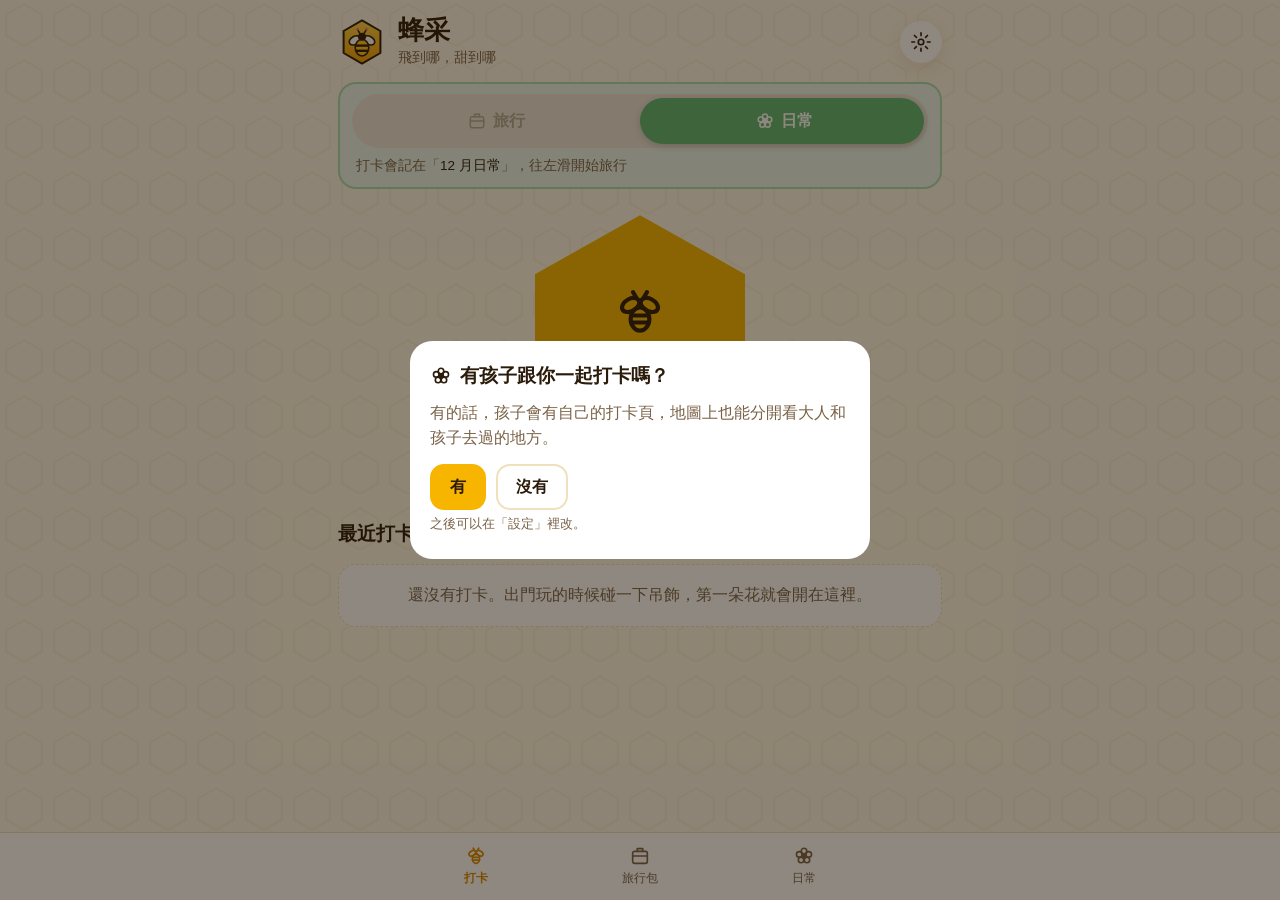
<file: index.html>
<!DOCTYPE html>
<html lang="zh-Hant">
<head>
<meta charset="utf-8">
<meta name="viewport" content="width=device-width,initial-scale=1,viewport-fit=cover">
<meta name="theme-color" content="#F7B500">
<meta name="apple-mobile-web-app-capable" content="yes">
<meta name="apple-mobile-web-app-title" content="蜂采">
<link rel="icon" href="./logo.svg" type="image/svg+xml">
<title>蜂采</title>
<link rel="stylesheet" href="theme.css">
<link rel="stylesheet" href="app.css">
</head>
<body class="adult">
<main id="view" class="wrap"></main>
<nav class="tabs" id="tabs" aria-label="主要選單">
  <a href="#" data-t="home"><svg class="ic" aria-hidden="true"><use href="./icons.svg#bee"/></svg>打卡</a>
  <a href="#trips" data-t="trips"><svg class="ic" aria-hidden="true"><use href="./icons.svg#trip"/></svg>旅行包</a>
  <a href="#daily" data-t="daily"><svg class="ic" aria-hidden="true"><use href="./icons.svg#flower"/></svg>日常</a>
  <a href="#kids" data-t="kids" hidden><svg class="ic" aria-hidden="true"><use href="./icons.svg#sprout"/></svg>孩子</a>
</nav>
<div id="sheet" class="sheet" hidden><div class="sheet-card"><button class="x" id="sheetx" aria-label="關閉">×</button><div id="sheetbody"></div></div></div>
<div id="toast" class="toast" role="status" aria-live="polite"></div>
<script type="module" src="adult.js"></script>
</body>
</html>
</file>
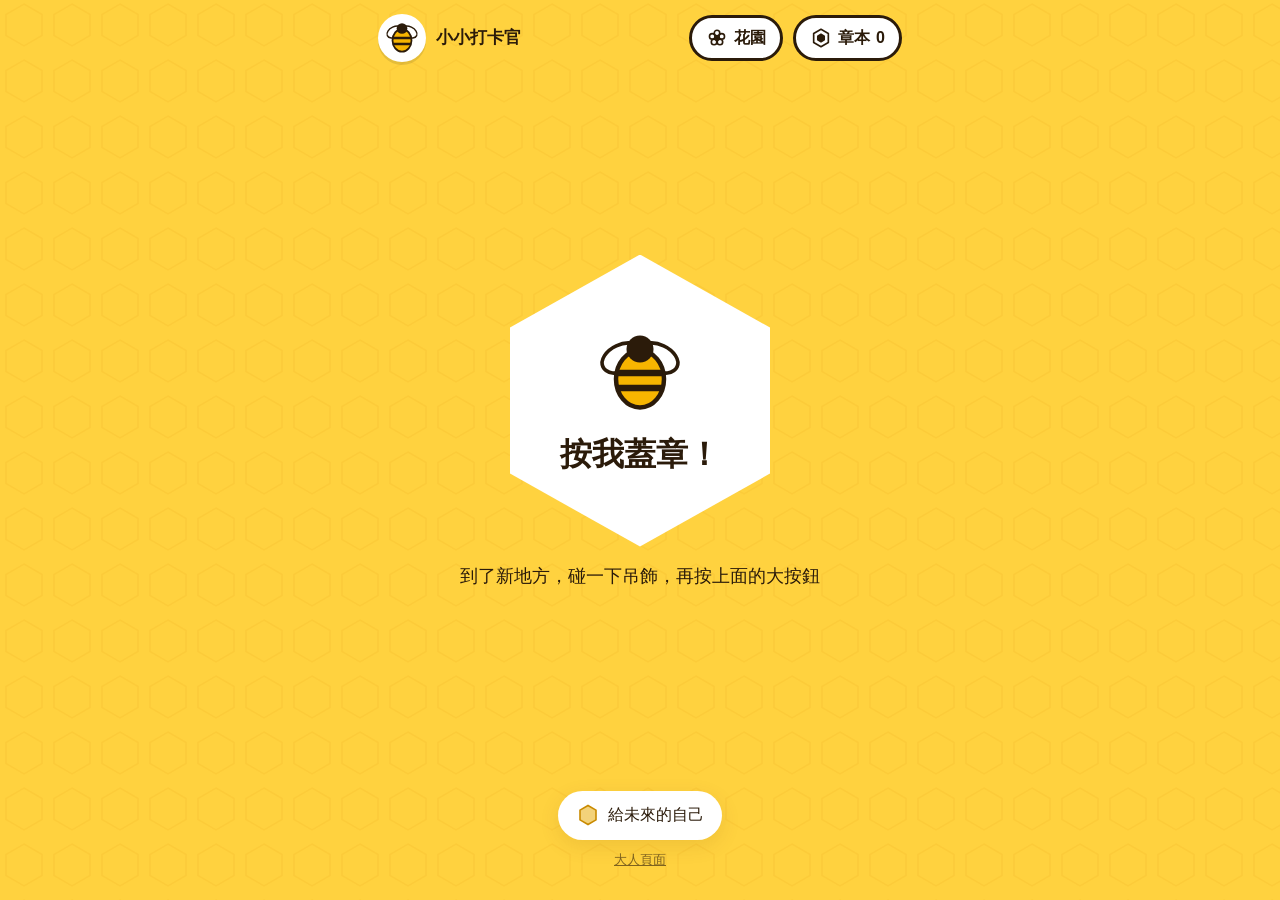
<file: kid.html>
<!DOCTYPE html>
<html lang="zh-Hant">
<head>
<meta charset="utf-8">
<meta name="viewport" content="width=device-width,initial-scale=1,viewport-fit=cover">
<meta name="theme-color" content="#FFD23F">
<link rel="icon" href="./logo.svg" type="image/svg+xml">
<title>蜂采・小小打卡官</title>
<link rel="stylesheet" href="theme.css">
<link rel="stylesheet" href="app.css">
</head>
<body class="kid">
<main id="k" class="kwrap"></main>
<div id="toast" class="toast" role="status" aria-live="polite"></div>
<script type="module" src="kid.js"></script>
</body>
</html>
</file>
<file: theme.css>
/* ==========================================================
   蜂采 主題檔（theme.css）
   之後要換顏色、字體、圓角、背景花紋，只改這個檔案
   和 ./ 資料夾裡的圖（logo.svg、icons.svg），
   不需要動 js/ 裡的任何功能程式。
   ========================================================== */
:root{
  /* 品牌色：蜂蜜、蜂巢、花瓣、葉子 */
  --honey:#F7B500;
  --honey-deep:#D98A00;
  --honey-soft:#FFE9A8;
  --hive:#2B1B0A;
  --petal:#FF6F91;
  --leaf:#3FA76A;

  /* 介面底色與文字 */
  --bg:#FFF8E7;
  --card:#FFFFFF;
  --ink:#2B1B0A;
  --ink-soft:#7A6247;
  --line:#F0E0BC;
  --danger:#D64545;

  /* 足跡地圖：每一天的顏色（第 6 天起循環） */
  --day-1:#F7B500;
  --day-2:#FF6F91;
  --day-3:#3FA76A;
  --day-4:#4A90E2;
  --day-5:#9B6BDF;

  /* 地圖：正常版 */
  --map-bg:#FFFDF6;
  --map-grid:#F1E6CC;
  --route-normal:#D98A00;
  /* 打卡標記：花＝大人、蜜蜂＝孩子、蜜蜂採花＝一起 */
  --mk-flower:#F7B500;
  --mk-center:#E07B00;
  --mk-center-hi:#FFD66B;
  --mk-kid-bg:#FFE3EC;
  --mk-badge:#FFFFFF;
  /* 首頁的旅行／日常開關：旅行＝蜂蜜色、日常＝綠色 */
  --sw-trip:#F7B500;
  --sw-daily:#5DB872;
  --sw-daily-ink:#2D7A43;
  --sw-off:#ECE6DA;          /* 沒選的那一邊：灰 */
  --sw-off-ink:#B3A994;
  --sw-trip-tint:#FFF3D1; --sw-trip-line:#F7D57A;   /* 旅行中：外框淡蜂蜜色 */
  --sw-daily-tint:#EAF6EC; --sw-daily-line:#A9DDB4; /* 日常：外框淡綠色 */
  /* 日常的花：比旅行小、淡；常去的地方外面一圈光 */
  --mk-daily-petal:#FBE3A6;
  --mk-daily-center:#FFF6DA;
  --mk-daily-edge:#E3B95C;
  --mk-daily-halo:rgba(255,214,107,.35);
  /* 全部足跡：日常的蜂蜜光暈、拉遠時的玻璃罐 */
  --glow-0:rgba(247,181,0,.85);
  --glow-1:rgba(255,201,60,.4);
  --jar-glass:#FFF3D1;
  --jar-honey:#F7B500;
  --jar-honey-hi:#FFD66B;
  --jar-lid:#F3D27A;
  --jar-rim:#A9895A;
  /* 時光膠囊：蜂蠟、蜂蜜、外框、動畫的背景 */
  --cap-wax:#F3D27A;
  --cap-honey:#F7B500;
  --cap-honey-hi:#FFD66B;
  --cap-rim:#C98A00;
  --cap-backdrop:rgba(43,27,10,.86);
  /* 地圖上「我在這裡」的藍點 */
  --me-dot:#3B82F6;
  /* 旅行包月曆：有旅行的日子墊一朵淡花 */
  --cal-flower:#F6C6D4;
  --cal-flower-c:#FBE1EA;
  /* 地圖：夜空版（暗黑） */
  --night-bg:#161C33;
  --night-star:#F3E6C8;
  --night-ink:#F3E6C8;
  --night-gold:#E8B84A;
  --night-gold-hi:#FFD978;
  --night-glow:rgba(232,184,74,.16);
  --night-kid-bg:#3A2F55;
  /* 地圖：可愛版與兒童花園 */
  --meadow-1:#FFF1B8;
  --meadow-2:#CDEFB0;
  --tree:#57B86B;
  --tree-hi:#8ED87F;
  --trunk:#A8733A;
  --grass:#4FA85E;
  --pond:#8FD3F4;
  --hill:#A9DE8C;
  --cloud:#FFFFFF;
  --route-cute:#FF6F91;
  --fog:#F3E2B3;
  --fog-dot:#E2CA8C;
  /* 花園圖案的顏色 */
  --g-sand:#F2C76E;
  --g-rock:#9AA3A8;
  --g-snow:#FFFFFF;
  --g-pine:#2F8F5B;
  --g-bld:#8FA9C9;
  --g-bld2:#C7B8E8;
  --g-win:#FFF6C9;
  --g-tile:#5B6B7A;
  --g-lantern:#F0503C;
  --g-field:#B6DB7A;
  --g-row:#7FB04E;
  --g-hay:#F2C14E;
  --g-giraffe:#F5B942;
  --g-spot:#B56A1F;
  --g-gold:#FFC21A;
  --g-shell:#FFC1CF;
  --g-car:#4A90E2;

  /* 足跡明信片配色：bg 底色、ink 文字、soft 次要文字、accent 重點色、card 卡片底、chip 時間軸線 */
  --pc-honey-bg:#FFF8E7; --pc-honey-ink:#2B1B0A; --pc-honey-soft:#7A6247; --pc-honey-accent:#D98A00; --pc-honey-card:#FFFFFF; --pc-honey-chip:#F3E2B3;
  --pc-sakura-bg:#FFF0F4; --pc-sakura-ink:#3A1A24; --pc-sakura-soft:#8A5A68; --pc-sakura-accent:#E8577E; --pc-sakura-card:#FFFFFF; --pc-sakura-chip:#F8CFDB;
  --pc-mint-bg:#EEF8F1; --pc-mint-ink:#13332A; --pc-mint-soft:#4F7466; --pc-mint-accent:#2E9E6E; --pc-mint-card:#FFFFFF; --pc-mint-chip:#CBE9D6;
  --pc-night-bg:#1E2440; --pc-night-ink:#F6F1E3; --pc-night-soft:#B9BDD6; --pc-night-accent:#FFC94A; --pc-night-card:#2C3458; --pc-night-chip:#3A4370;
  /* 明信片配色裡的地圖：mapbg 地圖底、grid 格線、petal 花瓣／葉子、center 花心邊、route 路線、kid 孩子蜜蜂的底、stem 葉梗
     meadow 可愛版草地上／下。夜空配色直接用上面「地圖：夜空版」那組 */
  --trip-gray-petal:#E4E1DA; --trip-gray-center:#FFFFFF; --trip-gray-edge:#9C978C; --trip-night-petal:#E8B84A; --trip-night-center:#2B3A67;
  --pc-honey-mapbg:#FFFDF6; --pc-honey-grid:#F1E6CC; --pc-honey-petal:#F7B500; --pc-honey-center:#E07B00; --pc-honey-route:#D98A00; --pc-honey-kid:#FFE3EC; --pc-honey-meadow1:#FFF1B8; --pc-honey-meadow2:#CDEFB0;
  --pc-sakura-mapbg:#FFF8FA; --pc-sakura-grid:#F7DDE5; --pc-sakura-petal:#F7A8C2; --pc-sakura-center:#E05A86; --pc-sakura-route:#E8779B; --pc-sakura-kid:#FFF1C9; --pc-sakura-meadow1:#FFEAF1; --pc-sakura-meadow2:#FBD3E0;
  --pc-mint-mapbg:#F6FBF7; --pc-mint-grid:#D6ECDF; --pc-mint-petal:#5CBF8A; --pc-mint-center:#2A8A5C; --pc-mint-route:#3FA374; --pc-mint-kid:#FFF1C9; --pc-mint-meadow1:#EAF7E4; --pc-mint-meadow2:#C9EBC9; --pc-mint-stem:#2A8A5C;

  /* 兒童頁面 */
  --kid-bg:#FFD23F;
  --kid-ink:#2B1B0A;
  --kid-card:#FFF6D6;

  /* 字體：先用手機內建字體（中國大陸讀不到 Google 字體） */
  --font:-apple-system,BlinkMacSystemFont,"PingFang TC","PingFang SC","Noto Sans TC","Microsoft JhengHei",sans-serif;
  --font-num:"SF Pro Rounded",-apple-system,"PingFang TC",sans-serif;

  /* 形狀 */
  --radius:18px;
  --radius-lg:28px;
  --shadow:0 6px 20px rgba(120,70,0,.12);

  /* 背景蜂巢花紋（換成 none 就是純色背景） */
  --pattern:url("data:image/svg+xml,%3Csvg xmlns='http://www.w3.org/2000/svg' width='48' height='56' viewBox='0 0 48 56'%3E%3Cpolygon points='24,4 42,14.5 42,35.5 24,46 6,35.5 6,14.5' fill='none' stroke='%23D98A00' stroke-opacity='0.09' stroke-width='1.5'/%3E%3C/svg%3E");
}

/* 匯出明信片、短片時一律用淺色（export-light） */
@media (prefers-color-scheme:dark){
  :root:not(.export-light){
    --bg:#1A1208;
    --card:#2A1D0E;
    --ink:#FFF1D2;
    --ink-soft:#CBB088;
    --line:#3D2C16;
    --honey-soft:#4A3510;
    --shadow:0 6px 20px rgba(0,0,0,.45);
    --kid-card:#3A2A10;
    --map-bg:#241909;
    --map-grid:#33250F;
    --cal-flower:#6B3A4A;
    --sw-off:#3A2C18; --sw-off-ink:#8C7A5C;
    --sw-trip-tint:#3A2A0C; --sw-trip-line:#6B4E10;
    --sw-daily-tint:#16301C; --sw-daily-line:#2F6A3C;
    --cal-flower-c:#7D4757;
  }
}
</file>
<file: app.css>
/* 蜂采 版面（app.css）：排版與元件結構。顏色、字體都來自 theme.css 的變數。 */
*{box-sizing:border-box;min-width:0}
html{-webkit-text-size-adjust:100%}
body{margin:0;background:var(--bg) var(--pattern);color:var(--ink);font:16px/1.55 var(--font);-webkit-tap-highlight-color:transparent;overflow-x:clip}
body.noscroll{overflow:hidden}
a{color:inherit}
.ic{width:22px;height:22px;flex:none;vertical-align:middle}
.ic.big{width:56px;height:56px}
.ic.huge{width:96px;height:96px}

/* ---------- 大人頁面 ---------- */
.wrap{max-width:640px;margin:0 auto;padding:calc(env(safe-area-inset-top) + 16px) 18px calc(env(safe-area-inset-bottom) + 96px)}
.top{display:flex;align-items:center;gap:12px;margin-bottom:14px}
.logo{width:48px;height:48px}
.top h1{margin:0;font-size:26px;line-height:1.1;font-weight:800}
.sub{margin:2px 0 0;color:var(--ink-soft);font-size:14px}
.h1{font-size:26px;line-height:1.2;margin:4px 0;font-weight:800;text-wrap:balance}
.h2{font-size:19px;margin:26px 0 10px;font-weight:800;display:flex;align-items:center;gap:8px}
.h2 small{font-size:14px;color:var(--ink-soft);font-weight:500}
.muted{color:var(--ink-soft);margin:4px 0}
.sm{font-size:13px}
.empty{color:var(--ink-soft);background:var(--card);border:1px dashed var(--line);border-radius:var(--radius);padding:18px;text-align:center}
.note{background:var(--honey-soft);border-radius:12px;padding:10px 14px;font-size:15px}
.err{background:color-mix(in srgb,var(--danger) 14%,transparent);border-radius:12px;padding:12px 14px}
.row{display:flex;flex-wrap:wrap;gap:10px;align-items:center;margin-top:14px}
.row.between{justify-content:space-between;margin-top:0}
.row.end{justify-content:flex-end}
.stack{display:grid;gap:10px;margin-top:18px}
.center{text-align:center}

.btn{display:inline-flex;align-items:center;justify-content:center;gap:8px;min-height:46px;padding:0 18px;border-radius:14px;border:2px solid var(--line);background:var(--card);color:var(--ink);font:700 16px var(--font);text-decoration:none;cursor:pointer}
.btn.main{background:var(--honey);border-color:var(--honey);color:var(--hive)}
.btn.ghost{background:transparent}
.btn.danger{color:var(--danger);border-color:color-mix(in srgb,var(--danger) 35%,transparent)}
.btn.sm{min-height:38px;padding:0 12px;font-size:14px;border-radius:12px}
.btn:focus-visible,.inp:focus-visible,a:focus-visible,button:focus-visible{outline:3px solid var(--petal);outline-offset:2px}
.file{position:relative;overflow:hidden}
.file input,.tile.add input{position:absolute;inset:0;opacity:0;font-size:0;cursor:pointer}
.inp{width:100%;font:16px/1.4 var(--font);color:var(--ink);background:var(--bg);border:2px solid var(--line);border-radius:12px;padding:11px 12px}
textarea.inp{resize:vertical}
.lbl{display:block;font-weight:700;margin:16px 0 6px}

.chip{display:flex;align-items:center;gap:10px;width:100%;padding:12px 14px;border-radius:var(--radius);border:2px solid var(--line);background:var(--card);color:var(--ink);font:15px var(--font);text-align:left;cursor:pointer}
.chip span{flex:1}.chip em{font-style:normal;color:var(--honey-deep);font-weight:700}
.hero{text-align:center;padding:26px 0 6px}
.hexbtn{width:210px;height:236px;border:0;cursor:pointer;background:var(--honey);color:var(--hive);clip-path:polygon(50% 0,100% 25%,100% 75%,50% 100%,0 75%,0 25%);display:inline-flex;flex-direction:column;align-items:center;justify-content:center;gap:10px;font:800 24px var(--font);filter:drop-shadow(0 8px 0 var(--honey-deep));transition:transform .12s}
.hexbtn:active{transform:scale(.95)}
.hint{color:var(--ink-soft);font-size:14px;margin:14px 0 0}
.todo{display:grid;gap:8px;margin-top:18px}
.todo-i{display:flex;align-items:center;gap:10px;padding:12px 14px;border-radius:14px;background:var(--honey-soft);text-decoration:none;font-size:15px}

.cards{display:grid;gap:10px}
.card{display:flex;gap:12px;align-items:flex-start;padding:12px;border-radius:var(--radius);background:var(--card);box-shadow:var(--shadow);text-decoration:none;position:relative}
.card-ic{width:42px;height:42px;border-radius:12px;background:var(--honey-soft);color:var(--honey-deep);display:grid;place-items:center;flex:none}
.card-ic.lg{width:56px;height:56px}
.card-main{flex:1}
.card-t{font-weight:800;line-height:1.3}
.card-s{font-size:13px;color:var(--ink-soft);margin-top:2px;display:flex;flex-wrap:wrap;gap:4px;align-items:center}
.tag{display:inline-block;font-size:12px;font-weight:700;padding:1px 8px;border-radius:99px;background:var(--line);color:var(--ink)}
.tag.kid{background:var(--petal);color:#fff}
.tag.warn{background:var(--honey);color:var(--hive)}
.tag.on{background:var(--leaf);color:#fff}
.thumbs{display:flex;gap:6px;margin-top:8px}
.thumbs img,.thumbs .vph{width:54px;height:54px;border-radius:10px;object-fit:cover;background:var(--line);display:grid;place-items:center}
.more{align-self:center;font-size:13px;color:var(--ink-soft)}
.aud{display:flex;align-items:center;gap:2px;font-size:13px;color:var(--ink-soft)}
.aud .ic{width:18px;height:18px}

.back{display:inline-flex;align-items:center;gap:4px;text-decoration:none;color:var(--ink-soft);font-weight:700;margin-bottom:6px}
.stats{display:grid;grid-template-columns:repeat(4,minmax(0,1fr));gap:8px;margin:14px 0}
.stats div{background:var(--card);border-radius:14px;padding:10px 6px;text-align:center;font-size:13px;color:var(--ink-soft);box-shadow:var(--shadow)}
.stats b{display:block;font:800 24px/1.1 var(--font-num);color:var(--ink)}
.map{background:var(--card);border-radius:var(--radius-lg);box-shadow:var(--shadow);padding:8px}
.foot{width:100%;height:auto;display:block}
.foot-line{stroke:var(--honey-deep);stroke-width:2.5;stroke-dasharray:2 6;stroke-linecap:round}
.foot-pt{stroke:var(--card);stroke-width:2}
.foot-n{font:800 11px var(--font-num);fill:#fff;pointer-events:none}
.legend{display:flex;flex-wrap:wrap;gap:12px;font-size:13px;color:var(--ink-soft);margin-top:8px}
.legend i{display:inline-block;width:11px;height:11px;border-radius:3px;margin-right:5px;vertical-align:-1px}
.day .dn{color:#fff;background:var(--honey-deep);font-size:13px;padding:2px 8px;border-radius:8px}
.mk-legend span{display:inline-flex;align-items:center;gap:4px}
.dayseg small{font-weight:500;opacity:.7}

.detail-head{display:flex;gap:14px;align-items:center;margin-top:6px}
.kidbox{display:flex;gap:12px;background:color-mix(in srgb,var(--petal) 14%,var(--card));border-radius:var(--radius);padding:14px;margin-top:14px}
.kidbox p{margin:2px 0 0;font-size:14px}
.kidbox .row{margin-top:10px}
.grid{display:grid;grid-template-columns:repeat(3,minmax(0,1fr));gap:8px}
.tile{position:relative;aspect-ratio:1;border-radius:14px;overflow:hidden;background:var(--line)}
.tile-v{all:unset;display:block;width:100%;height:100%;cursor:pointer}
.tile-v img{width:100%;height:100%;object-fit:cover;display:block}
.tile .vph{display:grid;place-items:center;width:100%;height:100%}
.vbadge{position:absolute;left:6px;bottom:6px;right:auto;display:inline-flex;align-items:center;gap:2px;width:auto;max-width:calc(100% - 12px);background:rgba(43,27,10,.68);color:#fff;border-radius:999px;padding:2px 8px 2px 5px;font:700 11px var(--font-num,var(--font));line-height:16px;white-space:nowrap;pointer-events:none}
.vbadge .ic{width:12px;height:12px;flex-shrink:0}
.tile-s{position:absolute;top:0;right:0;width:46px;height:46px;border:0;background:transparent;display:grid;place-items:center;cursor:pointer;padding:0;-webkit-tap-highlight-color:transparent}
.star-badge{width:26px;height:26px;border-radius:50%;display:grid;place-items:center;background:rgba(255,255,255,.55);color:rgba(43,27,10,.35);box-shadow:0 1px 3px rgba(0,0,0,.2)}
.star-badge .ic{width:16px;height:16px}
.tile.star .star-badge{background:var(--honey);color:var(--hive)}
.tile.star::after{content:"";position:absolute;inset:0;border:3px solid var(--honey);border-radius:14px;pointer-events:none}
.focus-dot{position:absolute;width:16px;height:16px;margin:-8px 0 0 -8px;border-radius:50%;border:2px solid #fff;box-shadow:0 0 0 2px var(--petal);pointer-events:none}
button .ic,a .ic,label .ic{pointer-events:none}
.tile.add{display:grid;place-items:center;align-content:center;gap:4px;text-align:center;font-size:13px;color:var(--ink-soft);border:2px dashed var(--line);background:var(--card);cursor:pointer}
.audrow{display:flex;align-items:center;gap:8px;margin-bottom:8px}
.audrow audio{flex:1;height:40px}
.icon-btn{width:44px;height:44px;border-radius:12px;border:0;background:transparent;color:var(--ink-soft);display:grid;place-items:center;cursor:pointer}
.places{display:grid;gap:8px;margin-top:10px}
.place{display:flex;gap:10px;align-items:center;padding:12px;border-radius:14px;border:2px solid var(--line);background:var(--card);cursor:pointer}
.place:has(input:checked){border-color:var(--honey);background:var(--honey-soft)}
.place input{width:20px;height:20px;accent-color:var(--honey-deep);flex:none}
.pl-ic{color:var(--honey-deep)}
.pl-t{display:flex;flex-direction:column;font-weight:700}
.pl-t small{font-weight:400;color:var(--ink-soft);font-size:13px}
.copyrow{display:flex;gap:8px;align-items:center;margin-top:6px}
.copyrow code{flex:1;font-size:13px;background:var(--bg);border:1px solid var(--line);border-radius:10px;padding:8px 10px;overflow-wrap:anywhere}
.switch{display:flex;align-items:center;justify-content:space-between;gap:12px;padding:12px 0}
.switch input{appearance:none;-webkit-appearance:none;flex:none;width:52px;height:32px;border-radius:99px;background:var(--line);position:relative;cursor:pointer;transition:background .2s;margin:0}
.switch input::after{content:"";position:absolute;top:3px;left:3px;width:26px;height:26px;border-radius:50%;background:#fff;box-shadow:0 1px 3px rgba(0,0,0,.3);transition:transform .2s}
.switch input:checked{background:var(--honey)}
.switch input:checked::after{transform:translateX(20px)}
.sec{background:var(--card);border-radius:var(--radius);box-shadow:var(--shadow);padding:4px 16px 16px;margin-top:14px}
.sec h2{margin-top:16px}
.sec ul{padding-left:1.2em;margin:6px 0}.sec li{margin:4px 0;font-size:15px}

.tabs{position:fixed;left:0;right:0;bottom:0;display:flex;justify-content:center;gap:4px;background:color-mix(in srgb,var(--card) 92%,transparent);backdrop-filter:blur(12px);-webkit-backdrop-filter:blur(12px);border-top:1px solid var(--line);padding:6px 10px calc(env(safe-area-inset-bottom) + 6px);z-index:5}
.tabs a{flex:1;max-width:160px;display:flex;flex-direction:column;align-items:center;gap:2px;padding:6px 0;font-size:12px;text-decoration:none;color:var(--ink-soft);border-radius:12px}
.tabs a.on{color:var(--honey-deep);font-weight:800}

.sheet{position:fixed;inset:0;background:rgba(30,18,4,.45);z-index:10;display:flex;align-items:flex-end;justify-content:center}
.sheet[hidden]{display:none}
.sheet-card{position:relative;width:100%;max-width:640px;max-height:92vh;overflow:auto;background:var(--bg);border-radius:26px 26px 0 0;padding:22px 18px calc(env(safe-area-inset-bottom) + 22px);animation:up .25s ease-out}
.x{position:absolute;top:10px;right:10px;width:44px;height:44px;border-radius:50%;border:0;background:var(--line);color:var(--ink);font-size:24px;cursor:pointer}
@keyframes up{from{transform:translateY(40px);opacity:0}}
.dlg{position:fixed;inset:0;background:rgba(30,18,4,.5);z-index:30;display:grid;place-items:center;padding:20px}
.dlg-card{width:100%;max-width:380px;background:var(--card);border-radius:22px;padding:20px}
.dlg-msg{display:block;font-weight:700;margin:0 0 12px}
.viewer{position:fixed;inset:0;background:#000;z-index:20;display:flex;flex-direction:column}
.viewer img,.viewer video{flex:1;width:100%;min-height:0;object-fit:contain}
.viewer-bar{display:flex;justify-content:space-between;padding:12px 16px calc(env(safe-area-inset-bottom) + 12px)}
.toast{position:fixed;left:50%;bottom:calc(env(safe-area-inset-bottom) + 90px);transform:translate(-50%,20px);background:var(--hive);color:#fff;padding:10px 16px;border-radius:14px;font-size:15px;opacity:0;pointer-events:none;transition:.25s;z-index:40;max-width:90vw;text-align:center}
.toast.show{opacity:1;transform:translate(-50%,0)}
.big-n{font:800 22px var(--font-num);margin:10px 0}
.mic{width:120px;height:120px;border-radius:50%;border:0;background:var(--petal);color:#fff;display:inline-grid;place-items:center;cursor:pointer;box-shadow:0 6px 0 color-mix(in srgb,var(--petal) 60%,#000)}
.mic.on,.kmic.on{animation:pulse 1s infinite}
@keyframes pulse{50%{transform:scale(1.08)}}
.spin{display:inline-block;color:var(--honey-deep);animation:fly 1.6s ease-in-out infinite}
@keyframes fly{0%,100%{transform:translate(-30px,0) rotate(-8deg)}50%{transform:translate(30px,-12px) rotate(8deg)}}
.bloom{color:var(--petal);animation:bloom .6s ease-out}
@keyframes bloom{from{transform:scale(.2) rotate(-90deg);opacity:0}}

/* ---------- 兒童頁面 ---------- */
body.kid{background:var(--kid-bg) var(--pattern);color:var(--kid-ink)}
.kwrap{min-height:100svh;max-width:560px;margin:0 auto;padding:calc(env(safe-area-inset-top) + 14px) 18px calc(env(safe-area-inset-bottom) + 20px);display:flex;flex-direction:column}
.ktop{display:flex;align-items:center;gap:10px}
.klogo{width:40px;height:40px}
.kname{flex:1;font-weight:800;font-size:17px;white-space:nowrap;overflow:hidden;text-overflow:ellipsis}
.kbook{display:flex;align-items:center;gap:6px;min-height:46px;padding:0 14px;border-radius:99px;border:3px solid var(--kid-ink);background:#fff;color:var(--kid-ink);font:800 16px var(--font);cursor:pointer}
.kcenter{flex:1;display:flex;flex-direction:column;align-items:center;justify-content:center;text-align:center;gap:6px;padding:20px 0}
.kstamp{width:260px;height:292px;border:0;cursor:pointer;background:#fff;color:var(--kid-ink);clip-path:polygon(50% 0,100% 25%,100% 75%,50% 100%,0 75%,0 25%);display:flex;flex-direction:column;align-items:center;justify-content:center;gap:12px;font:900 32px var(--font);filter:drop-shadow(0 10px 0 var(--honey-deep));transition:transform .12s}
.kstamp:active{transform:scale(.94)}
.ktip{font-size:18px;margin:10px 0 0;max-width:22em}
.ktip.sm{font-size:14px;opacity:.75;margin:0}
.kbig{font:900 30px/1.2 var(--font);margin:12px 0 0}
.kplace{font:800 24px/1.3 var(--font);margin:6px 0 0;background:#fff;padding:6px 16px;border-radius:14px}
.kfly{animation:fly 1.4s ease-in-out infinite}
.kres{position:relative;width:240px;height:240px;display:grid;place-items:center}
.khex{position:relative;width:200px;height:226px;background:#fff;clip-path:polygon(50% 0,100% 25%,100% 75%,50% 100%,0 75%,0 25%);display:flex;flex-direction:column;align-items:center;justify-content:center;gap:4px;font:900 22px var(--font);color:var(--honey-deep);animation:stamp .5s cubic-bezier(.3,1.6,.5,1)}
@keyframes stamp{from{transform:scale(2.2) rotate(-25deg);opacity:0}}
.petals i{position:absolute;left:50%;top:50%;width:46px;height:46px;margin:-23px;border-radius:50% 50% 50% 0;background:var(--petal);transform:rotate(var(--r)) translate(0,-112px) rotate(-45deg);animation:petal .7s .25s ease-out both}
@keyframes petal{from{transform:rotate(var(--r)) translate(0,0) scale(0)}}
.kmic{width:130px;height:130px;margin-top:18px;border-radius:50%;border:5px solid var(--kid-ink);background:var(--petal);color:#fff;display:grid;place-items:center;cursor:pointer;box-shadow:0 8px 0 var(--kid-ink)}
.kmic[hidden]{display:none}
.krow{display:flex;flex-wrap:wrap;gap:12px;justify-content:center;margin-top:18px}
.kbtn{min-height:56px;padding:0 26px;border-radius:99px;border:3px solid var(--kid-ink);background:#fff;color:var(--kid-ink);font:800 20px var(--font);display:inline-flex;align-items:center;gap:8px;cursor:pointer}
.kbtn.main{background:var(--kid-ink);color:#fff}
.kbtn.ghost{background:transparent}
.kadult{align-self:center;font-size:13px;opacity:.6;padding:10px}
.kcount{display:flex;flex-wrap:wrap;gap:8px;justify-content:center;margin:12px 0}
.kcount span{background:#fff;border-radius:99px;padding:4px 12px;font-weight:800;display:inline-flex;align-items:center;gap:4px}
.kcount .ic{width:20px;height:20px;color:var(--honey-deep)}
.comb{display:grid;grid-template-columns:repeat(3,minmax(0,1fr));gap:10px 8px;padding-bottom:60px;margin-top:10px}
.cell{aspect-ratio:1/1.12;background:#fff;clip-path:polygon(50% 0,100% 25%,100% 75%,50% 100%,0 75%,0 25%);display:flex;flex-direction:column;align-items:center;justify-content:center;text-align:center;padding:14px 8px;font-size:12px;font-weight:800;line-height:1.25;color:var(--kid-ink)}
.cell:nth-child(3n+2){transform:translateY(50%)}
.cell .ic{width:34px;height:34px;color:var(--honey-deep);margin-bottom:4px}
.cell small{font-weight:500;opacity:.7}
.cell.empty{background:rgba(255,255,255,.4)}

/* ---------- 地圖 ---------- */
.mapwrap{position:relative;border-radius:var(--radius-lg);overflow:hidden;background:var(--map-bg);box-shadow:var(--shadow)}
.mapwrap>svg{display:block;width:100%;height:100%}
.amap-box{position:absolute;inset:0}
.map-empty{margin:0;padding:60px 20px;text-align:center;color:var(--ink-soft)}
.mapbar{display:flex;flex-wrap:wrap;gap:8px;align-items:center;justify-content:space-between;margin:12px 0}
.seg{display:inline-flex;background:var(--line);border-radius:14px;padding:3px}
.seg button{min-height:40px;padding:0 14px;border:0;border-radius:11px;background:transparent;color:var(--ink);font:700 15px var(--font);cursor:pointer}
.seg button.on{background:var(--card);box-shadow:0 1px 4px rgba(0,0,0,.12)}
.fl-c{fill:#FFF6D0;stroke:var(--hive);stroke-width:1}
.mk-petal{fill:var(--mk-flower)}.mk-center{fill:var(--mk-center)}.mk-hi{fill:var(--mk-center-hi)}
.mk-kidbg{fill:var(--mk-kid-bg);stroke:var(--petal);stroke-width:1}
.mk-photo-ring{fill:#fff}
.mk-photo-edge{fill:none;stroke:#fff;stroke-width:1.6}
.mk-kidring{fill:var(--mk-kid-bg);stroke:var(--petal);stroke-width:1.5}
.m-tag{font-weight:800;fill:var(--honey-deep)}
.mk-center-num{fill:var(--mk-center-fill,#fff);stroke:var(--mk-center);stroke-width:1.4}
/* 明信片配色：地圖跟著換色（花、底、路線、文字） */
.mapsvg.pal-honey{--map-bg:var(--pc-honey-mapbg);--map-grid:var(--pc-honey-grid);--mk-flower:var(--pc-honey-petal);--mk-center:var(--pc-honey-center);--mk-center-hi:var(--pc-honey-petal);--route-normal:var(--pc-honey-route);--route-cute:var(--pc-honey-route);--mk-kid-bg:var(--pc-honey-kid);--meadow-1:var(--pc-honey-meadow1);--meadow-2:var(--pc-honey-meadow2);--ink:var(--pc-honey-ink);--ink-soft:var(--pc-honey-soft);--honey-deep:var(--pc-honey-accent);--mk-stem:var(--pc-honey-stem,var(--pc-honey-center))}
.mapsvg.pal-sakura{--map-bg:var(--pc-sakura-mapbg);--map-grid:var(--pc-sakura-grid);--mk-flower:var(--pc-sakura-petal);--mk-center:var(--pc-sakura-center);--mk-center-hi:var(--pc-sakura-petal);--route-normal:var(--pc-sakura-route);--route-cute:var(--pc-sakura-route);--mk-kid-bg:var(--pc-sakura-kid);--meadow-1:var(--pc-sakura-meadow1);--meadow-2:var(--pc-sakura-meadow2);--ink:var(--pc-sakura-ink);--ink-soft:var(--pc-sakura-soft);--honey-deep:var(--pc-sakura-accent);--mk-stem:var(--pc-sakura-stem,var(--pc-sakura-center))}
.mapsvg.pal-mint{--map-bg:var(--pc-mint-mapbg);--map-grid:var(--pc-mint-grid);--mk-flower:var(--pc-mint-petal);--mk-center:var(--pc-mint-center);--mk-center-hi:var(--pc-mint-petal);--route-normal:var(--pc-mint-route);--route-cute:var(--pc-mint-route);--mk-kid-bg:var(--pc-mint-kid);--meadow-1:var(--pc-mint-meadow1);--meadow-2:var(--pc-mint-meadow2);--ink:var(--pc-mint-ink);--ink-soft:var(--pc-mint-soft);--honey-deep:var(--pc-mint-accent);--mk-stem:var(--pc-mint-stem,var(--pc-mint-center))}
.mapsvg.pal-night{--mk-stem:var(--night-gold)}
.mapsvg.pal-sakura .m-compass,.mapsvg.pal-mint .m-compass{fill:var(--mk-center)}
.mapsvg.pal-sakura .mk-num,.mapsvg.pal-mint .mk-num{fill:var(--mk-center)}
.mk-edge{stroke:var(--mk-center);stroke-width:.6;stroke-opacity:.35}
.mk-stem{fill:none;stroke:var(--mk-stem,var(--leaf));stroke-linecap:round}
/* 夜空版地圖：只換這張地圖裡的顏色 */
.mapsvg.night{--map-bg:var(--night-bg);--ink:var(--night-ink);--mk-flower:var(--night-gold);--mk-center:var(--night-gold-hi);--mk-center-hi:var(--night-gold-hi);--mk-center-fill:var(--night-bg);--mk-badge:var(--night-bg);--mk-kid-bg:var(--night-kid-bg);--route-normal:var(--night-gold);--line:#2A3355;--ink-soft:#AEB3CF}
.mapsvg.night .mk-num{fill:var(--night-ink)}
.mapsvg.night .mk-badge{stroke:var(--night-gold)}
.mapsvg.night .m-daypill{fill:var(--night-bg);stroke:var(--night-gold)}
.mapsvg.night .m-daytext{fill:var(--night-gold-hi)}
.mapsvg.night .m-compass{fill:var(--night-gold)}
.m-star{fill:var(--night-star)}
.m-glow{fill:var(--night-glow)}
.route-night{stroke-dasharray:.1 7;stroke-width:3.2}
.mk-badge{fill:var(--mk-badge);stroke:var(--hive);stroke-width:1}
.mk-num{fill:var(--hive);font-family:var(--font-num);font-weight:800;text-anchor:middle}
.faded{opacity:.28}
.route-soft{opacity:.45}
.m-daypill{fill:#fff;stroke:var(--line);stroke-width:1}
.m-daytext{font:700 10.5px var(--font);fill:var(--honey-deep)}
.garden .m-daytext{font-size:12px}
.daypill{cursor:pointer}
.dayseg{display:flex;gap:6px;overflow-x:auto;padding:2px 0 4px;margin:4px 0 8px;scrollbar-width:none}
.dayseg button{flex:none;min-height:38px;padding:0 14px;border-radius:99px;border:2px solid var(--line);background:var(--card);color:var(--ink);font:700 14px var(--font);cursor:pointer}
.dayseg button.on{background:var(--honey);border-color:var(--honey);color:var(--hive)}
.daylist{display:flex;gap:8px;overflow-x:auto;padding:10px 2px 4px}
.dl{flex:none;display:flex;align-items:center;gap:8px;min-width:170px;max-width:220px;padding:8px 10px;border-radius:14px;border:2px solid var(--line);background:var(--card);text-decoration:none}
.dl b{display:block;font-size:14px;line-height:1.3;overflow:hidden;text-overflow:ellipsis;white-space:nowrap;max-width:150px}
.dl span{font-size:12px;color:var(--ink-soft)}
.dl svg{flex:none}
.amk.faded{opacity:.3}
.fl-n{fill:var(--hive);font-family:var(--font-num);font-weight:800;text-anchor:middle}
.pick{cursor:pointer}
.m-bg{fill:var(--map-bg)}
.m-grid{stroke:var(--map-grid);stroke-width:1}
.m-compass{fill:var(--petal)}
.m-small{font:600 10px var(--font);fill:var(--ink-soft)}
.m-scale{fill:none;stroke:var(--ink);stroke-width:1.5}
.m-label{font:700 10.5px var(--font);fill:var(--ink);paint-order:stroke;stroke:var(--map-bg);stroke-width:3.5px;stroke-linejoin:round}
.route-mask{fill:none;stroke:#fff;stroke-linecap:round;stroke-linejoin:round}
.route-normal{fill:none;stroke:var(--route-normal);stroke-width:3.5;stroke-linecap:round;stroke-linejoin:round}
.route-cute{fill:none;stroke:var(--route-cute);stroke-width:5;stroke-linecap:round;stroke-dasharray:.1 10}
.kid-dot{fill:var(--petal);stroke:#fff;stroke-width:1.5}
.bee-w{fill:#fff;fill-opacity:.92;stroke:var(--hive);stroke-width:1.2}
.bee-b{fill:var(--honey);stroke:var(--hive);stroke-width:1.5}
.bee-s{stroke:var(--hive);stroke-width:2.2}
.bee-h{fill:var(--hive)}
.d-trunk{fill:var(--trunk)}.d-tree{fill:var(--tree)}.d-tree-hi{fill:var(--tree-hi)}
.d-grass{fill:none;stroke:var(--grass);stroke-width:1.8;stroke-linecap:round}
.d-dot1{fill:var(--petal)}.d-dot2{fill:#fff}
.d-pond{fill:var(--pond)}.d-pond-hi{fill:none;stroke:#fff;stroke-width:1.5;stroke-linecap:round;opacity:.8}
.d-hill{fill:var(--hill)}.d-cloud{fill:var(--cloud);opacity:.9}
.d-roof{fill:var(--petal)}.d-house{fill:#fff;stroke:var(--trunk);stroke-width:1}
.d-door{fill:var(--trunk)}
.d-trunk-s{fill:none;stroke:var(--trunk);stroke-width:3;stroke-linecap:round}
.d-line{fill:none;stroke:var(--hive);stroke-width:1.4;stroke-linecap:round}
.d-line-soft{fill:none;stroke:var(--hive);stroke-width:1;stroke-linecap:round;opacity:.45}
.d-shell{fill:var(--g-shell);stroke:#E58BA3;stroke-width:1}
.d-star{fill:#FF8A5B}
.d-wave{fill:none;stroke:#4FB3E3;stroke-width:2;stroke-linecap:round}
.d-umb{fill:var(--petal)}.d-umb2{fill:#fff}
.d-sand{fill:var(--g-sand);stroke:#D9A441;stroke-width:1}
.d-flag{fill:var(--petal)}
.d-rock{fill:var(--g-rock)}.d-snow{fill:var(--g-snow)}
.d-pine{fill:var(--g-pine)}
.d-bld{fill:var(--g-bld)}.d-bld2{fill:var(--g-bld2)}
.d-win{fill:none;stroke:var(--g-win);stroke-width:2.2}
.d-tile{fill:var(--g-tile)}
.d-lantern{fill:var(--g-lantern)}
.d-bridge{fill:none;stroke:var(--trunk);stroke-width:3;stroke-linecap:round}
.d-field{fill:var(--g-field)}.d-row{fill:none;stroke:var(--g-row);stroke-width:1.6;stroke-linecap:round}
.d-hay{fill:var(--g-hay)}
.d-fence{fill:none;stroke:var(--trunk);stroke-width:2;stroke-linecap:round}
.d-ferris{fill:none;stroke:var(--petal);stroke-width:2}
.d-gold{fill:var(--g-gold)}.d-pondc{fill:#4FB3E3}
.d-balloon{fill:var(--petal)}
.d-tent{fill:var(--petal)}
.d-car{fill:var(--g-car)}.d-wheel{fill:var(--hive)}
.d-paw{fill:#A0703C;opacity:.75}
.d-giraffe{fill:var(--g-giraffe)}.d-spot{fill:var(--g-spot)}
.d-snowball{fill:#fff;stroke:#BFD8EA;stroke-width:1}
.d-carrot{fill:#FF8A3D}
.d-flake{fill:none;stroke:#7EC3EC;stroke-width:2;stroke-linecap:round}
.pop{animation:pop .7s 1.2s cubic-bezier(.3,1.5,.5,1) both}
@keyframes pop{from{transform:scale(0);opacity:0}}
.bob{animation:bob 2.6s ease-in-out infinite}
.pick:nth-of-type(2n) .bob{animation-delay:-1.3s}
@keyframes bob{50%{transform:translateY(-2.5px)}}
.grow{animation:grow .9s 1.1s cubic-bezier(.3,1.6,.5,1) both}
@keyframes grow{from{transform:scale(0) rotate(-120deg)}}
.bee-bob{animation:bob 1.2s ease-in-out infinite}
.amk{position:relative;cursor:pointer}
.amk svg{display:block}
.amk span{position:absolute;top:100%;left:50%;transform:translateX(-50%);white-space:nowrap;font:700 12px var(--font);color:#2B1B0A;text-shadow:0 0 3px #fff,0 0 3px #fff,0 0 3px #fff}
.amap-bee{overflow:visible}
.garden{display:block;width:100%;height:auto;border-radius:24px;box-shadow:0 8px 0 rgba(43,27,10,.25)}
.g-fog{fill:var(--fog)}.g-fogdot{fill:var(--fog-dot)}
.g-route{fill:none;stroke:var(--hive);stroke-width:2.5;stroke-linecap:round;stroke-dasharray:2 8;opacity:.55}
.tgrid{display:grid;grid-template-columns:repeat(3,minmax(0,1fr));gap:10px;width:100%}
.tbtn{position:relative;display:flex;flex-direction:column;align-items:center;gap:4px;padding:12px 4px 10px;border-radius:20px;border:3px solid transparent;background:#fff;color:var(--kid-ink);font:800 17px var(--font);cursor:pointer}
.tbtn.sug{border-color:var(--kid-ink)}
.tbtn em{position:absolute;top:-10px;left:50%;transform:translateX(-50%);white-space:nowrap;font-style:normal;font-size:12px;background:var(--petal);color:#fff;padding:1px 8px;border-radius:99px}
.tbtn:active{transform:scale(.95)}
.dlg-card.wide{max-width:460px;max-height:88vh;overflow:auto}
.tgrid.adult{grid-template-columns:repeat(3,minmax(0,1fr));gap:8px;margin-bottom:6px}
.tgrid.adult .tbtn{background:var(--bg);color:var(--ink);font-size:15px;border-color:var(--line);border-width:2px}
.tgrid.adult .tbtn.sug{border-color:var(--honey)}
.tbtn.add{justify-content:center;color:var(--ink-soft)!important}
.tchip{margin-left:auto;display:inline-flex;align-items:center;gap:6px;min-height:36px;padding:0 12px 0 6px;border-radius:99px;border:2px solid var(--line);background:var(--card);color:var(--ink);font:700 14px var(--font);cursor:pointer}
.swatches{display:grid;grid-template-columns:repeat(4,minmax(0,1fr));gap:8px}
.sw{min-height:52px;border-radius:12px;border:3px solid transparent;cursor:pointer;display:flex;align-items:flex-end;justify-content:center;padding-bottom:4px;font:700 12px var(--font);color:#2B1B0A}
.sw.on{border-color:var(--hive)}
.igrid{display:grid;grid-template-columns:repeat(4,minmax(0,1fr));gap:6px}
.ib{display:flex;flex-direction:column;align-items:center;gap:2px;padding:6px 2px;border-radius:12px;border:2px solid var(--line);background:var(--bg);color:var(--ink);font:600 12px var(--font);cursor:pointer}
.ib.on{border-color:var(--honey);background:var(--honey-soft)}
.cprev svg{border-radius:18px;box-shadow:none}
.pc-prev{margin-top:14px;background:var(--card);border-radius:var(--radius);box-shadow:var(--shadow);padding:10px;text-align:center}
.pc-prev img{display:block;width:100%;height:auto;border-radius:10px}
.pc-prev img:not([src]){display:none}
.pc-prev p{margin:8px 0}
.vstage{background:#000;border-radius:18px;overflow:hidden;max-width:300px;margin:10px auto}
.vstage canvas{display:block;width:100%;height:auto;aspect-ratio:9/16}
.vout{display:block;width:100%;max-width:320px;margin:10px auto;border-radius:18px;background:#000;aspect-ratio:9/16}
.vdet{margin-top:16px;background:var(--card);border-radius:var(--radius);box-shadow:var(--shadow);padding:2px 14px}
.vdet summary{display:flex;align-items:center;gap:8px;min-height:50px;font-weight:800;cursor:pointer;list-style:none}
.vdet summary::-webkit-details-marker{display:none}
.vdet summary::after{content:"展開";margin-left:auto;font-size:13px;color:var(--honey-deep)}
.vdet[open] summary::after{content:"收合"}
.vdet summary .muted{font-weight:400}
.vstop{border-top:1px solid var(--line);padding:12px 0}
.vhead{display:flex;align-items:center;gap:8px;margin-bottom:8px}
.vhead b{display:block;line-height:1.3}
.vhead span{font-size:13px;color:var(--ink-soft)}
.vhead div{flex:1}
.linkbtn{border:0;background:none;color:var(--honey-deep);font:700 13px var(--font);cursor:pointer;min-height:36px}
.vthumbs{display:grid;grid-template-columns:repeat(3,minmax(0,1fr));gap:8px}
.vt-img{position:relative;display:block;width:100%;aspect-ratio:1;border:0;padding:0;border-radius:12px;overflow:hidden;background:var(--line);cursor:pointer;opacity:.45}
.vt.on .vt-img{opacity:1}
.vt-img img{width:100%;height:100%;object-fit:cover;display:block}
.vt-chk{position:absolute;left:6px;top:6px;width:24px;height:24px;border-radius:50%;background:rgba(255,255,255,.85);border:2px solid var(--line);display:grid;place-items:center;color:transparent}
.vt.on .vt-chk{background:var(--honey);border-color:var(--honey);color:var(--hive)}
.vt-chk .ic{width:15px;height:15px}
.vt.on .vt-img::after{content:"";position:absolute;inset:0;border:3px solid var(--honey);border-radius:12px}
.vt-star{position:absolute;right:6px;top:6px;width:22px;height:22px;border-radius:50%;background:var(--honey);color:var(--hive);display:grid;place-items:center}
.vt-star .ic{width:13px;height:13px}
.vt-tools{display:flex;gap:4px;margin-top:4px}
.vt-tools button{flex:1;min-height:34px;border-radius:9px;border:1px solid var(--line);background:var(--bg);color:var(--ink);font:600 12px var(--font);cursor:pointer;padding:0 4px}
.vt-tools button.set{border-color:var(--honey);background:var(--honey-soft)}
.vt-tools .muted{flex:1;text-align:center;line-height:34px}
.vopt{display:flex;align-items:center;gap:8px;font-size:14px;margin-top:8px}
.vopt input{width:20px;height:20px;accent-color:var(--honey-deep)}
.fe-tip{color:#fff;text-align:center;padding:calc(env(safe-area-inset-top) + 14px) 18px 8px;margin:0;font-size:15px}
.fe-wrap{flex:1;min-height:0;display:flex;align-items:center;justify-content:center;padding:10px}
.fe-box{position:relative;max-width:100%;max-height:100%;display:inline-block}
.fe-box img{display:block;max-width:100%;max-height:70vh;object-fit:contain;cursor:crosshair}
.fe-dot{position:absolute;width:34px;height:34px;margin:-17px 0 0 -17px;border-radius:50%;border:3px solid #fff;box-shadow:0 0 0 3px var(--petal),0 0 12px rgba(0,0,0,.5);pointer-events:none}
.tplrow{display:grid;grid-template-columns:repeat(4,minmax(0,1fr));gap:8px;margin:10px 0}
.tplrow button{display:flex;flex-direction:column;align-items:center;gap:4px;padding:8px 2px;border-radius:14px;border:2px solid var(--line);background:var(--card);color:var(--ink);font:700 12px var(--font);cursor:pointer}
.tplrow button.on{border-color:var(--honey);background:var(--honey-soft)}
.tplrow svg{border-radius:5px;box-shadow:0 1px 4px rgba(0,0,0,.15)}
.pcchips{display:flex;gap:6px;overflow-x:auto;padding:4px 0}
.pcchips button{flex:none;min-height:40px;padding:0 14px;border-radius:99px;border:2px solid var(--line);background:var(--card);color:var(--ink);font:700 14px var(--font);cursor:pointer}
.pcchips button.on{background:var(--hive);border-color:var(--hive);color:#fff}
.pcpanel{background:var(--card);border-radius:var(--radius);box-shadow:var(--shadow);padding:14px;margin-top:8px}
.pcsw{display:flex;flex-wrap:wrap;gap:8px}
.pcsw button{display:inline-flex;align-items:center;gap:6px;min-height:42px;padding:0 14px;border-radius:12px;border:2px solid var(--line);background:var(--bg);color:var(--ink-soft);font:700 14px var(--font);cursor:pointer}
.pcsw button .ic{width:16px;height:16px;opacity:0}
.pcsw button.on{border-color:var(--honey);background:var(--honey-soft);color:var(--ink)}
.pcsw button.on .ic{opacity:1}
.pcphotos{display:grid;grid-template-columns:repeat(4,minmax(0,1fr));gap:6px;margin-top:8px}
.pcphotos button{position:relative;aspect-ratio:1;border:0;padding:0;border-radius:10px;overflow:hidden;cursor:pointer;opacity:.55}
.pcphotos button.on{opacity:1;outline:3px solid var(--honey);outline-offset:-3px}
.pcphotos img{width:100%;height:100%;object-fit:cover;display:block}
.pcphotos b{position:absolute;left:5px;top:5px;width:22px;height:22px;border-radius:50%;background:var(--honey);color:var(--hive);font:800 13px var(--font-num);display:grid;place-items:center}
.pcpal{display:grid;grid-template-columns:repeat(4,minmax(0,1fr));gap:8px}
.pcpal button{display:flex;flex-direction:column;align-items:center;gap:4px;padding:8px 2px;border-radius:12px;border:2px solid var(--line);background:var(--bg);color:var(--ink);font:700 12px var(--font);cursor:pointer}
.pcpal button.on{border-color:var(--hive)}
.pcpal i{width:40px;height:40px;border-radius:50%;box-shadow:0 0 0 1px var(--line);display:grid;place-items:center;overflow:hidden}
.pcpal i svg{width:38px;height:38px}
.pal-honey i{background:var(--pc-honey-mapbg)}
.pal-sakura i{background:var(--pc-sakura-mapbg)}
.pal-mint i{background:var(--pc-mint-mapbg)}
.pal-night i{background:var(--night-bg)}
.kgoal{background:#fff;border-radius:18px;padding:12px 16px;margin-top:14px;text-align:center;font-size:17px}
.kbar{height:14px;border-radius:99px;background:var(--fog);overflow:hidden;margin-top:8px}
.kbar span{display:block;height:100%;background:var(--petal);border-radius:99px;transition:width .8s}

@media (prefers-reduced-motion:reduce){*{animation:none!important;transition:none!important}}
.dayseg[hidden],.pcpanel[hidden]{display:none}

/* ---------- v0.8 日常／旅行中 切換列 ---------- */
.modebar{display:flex;align-items:center;gap:10px;padding:10px 12px;border-radius:var(--radius);background:var(--card);border:2px solid var(--line)}
.modebar.trip{border-color:var(--honey)}
.mb-t{flex:1;display:flex;align-items:center;gap:10px;color:var(--ink);text-decoration:none;min-width:0}
.mb-t span{display:flex;flex-direction:column;min-width:0}
.mb-t b{font-size:16px;white-space:nowrap;overflow:hidden;text-overflow:ellipsis}
.mb-t small{font-size:12.5px;color:var(--ink-soft)}
.mb-t .ic{width:26px;height:26px;color:var(--honey-deep);flex-shrink:0}

/* ---------- v0.8 月曆 ---------- */
.calbox{background:var(--card);border-radius:var(--radius-lg);box-shadow:var(--shadow);padding:12px 12px 10px;margin-bottom:18px;touch-action:pan-y}
.calhead{display:flex;align-items:center;justify-content:space-between;margin-bottom:6px}
.calnav{width:40px;height:40px;border:0;border-radius:12px;background:transparent;color:var(--ink);cursor:pointer;display:grid;place-items:center}
.calnav.nx .ic{transform:scaleX(-1)}
.calym{border:0;background:var(--line);color:var(--ink);font:800 17px var(--font);padding:8px 14px;border-radius:12px;display:inline-flex;align-items:center;gap:6px;cursor:pointer}
.calym .ic.dn{width:14px;height:14px;transform:rotate(-90deg)}
.calgrid{display:grid;grid-template-columns:repeat(7,1fr);gap:2px;text-align:center}
.calgrid.wk span{font-size:12px;color:var(--ink-soft);padding:2px 0 4px}
.cd{position:relative;height:42px;border:0;background:transparent;color:var(--ink);font:600 15px var(--font-num);cursor:pointer;border-radius:12px;padding:0}
.cd span{position:relative}
.cd:not(.has-trip):not(.has-daily){color:var(--ink-soft);cursor:default}
.cd-fl{position:absolute;left:50%;top:50%;width:38px;height:38px;margin:-19px 0 0 -19px;fill:var(--cal-flower,#FCE3A1)}
.cd-fl .cd-fl-c{fill:var(--cal-flower-c,#FFF1C9)}
.cd.has-trip{font-weight:800;color:var(--hive)}
.cd.has-daily::after{content:"";position:absolute;left:50%;bottom:3px;width:5px;height:5px;margin-left:-2.5px;border-radius:50%;background:var(--honey-deep)}
.cd.today span{text-decoration:underline;text-decoration-color:var(--petal);text-decoration-thickness:2px;text-underline-offset:4px}
.callegend{display:flex;align-items:center;gap:14px;font-size:12.5px;color:var(--ink-soft);margin-top:6px;padding:0 4px}
.callegend span{display:inline-flex;align-items:center;gap:5px}
.lg-fl{position:relative;width:16px;height:16px;display:inline-block}
.lg-fl .cd-fl{width:16px;height:16px;margin:-8px 0 0 -8px}
.lg-dot{width:6px;height:6px;border-radius:50%;background:var(--honey-deep);display:inline-block}
.linkbtn{margin-left:auto;border:0;background:none;color:var(--honey-deep);font:700 13px var(--font);cursor:pointer;padding:6px}

/* ---------- v0.8 年月滾輪 ---------- */
.wheel{position:relative;display:flex;gap:8px;height:220px;margin:4px 0}
.wh-band{position:absolute;left:0;right:0;top:88px;height:44px;border-radius:12px;background:var(--honey-soft);pointer-events:none}
.wh-col{position:relative;flex:1;overflow-y:auto;scroll-snap-type:y mandatory;padding:88px 0;scrollbar-width:none;-webkit-overflow-scrolling:touch}
.wh-col::-webkit-scrollbar{display:none}
.wh-i{height:44px;line-height:44px;text-align:center;scroll-snap-align:center;font:600 18px var(--font-num);color:var(--ink-soft);cursor:pointer;position:relative}
.wh-i.on{color:var(--ink);font-weight:800;font-size:20px}
.wh-i.rec::after{content:"";position:absolute;right:6px;top:50%;width:6px;height:6px;margin-top:-3px;border-radius:50%;background:var(--honey-deep)}

/* ---------- v0.8 時間軸 ---------- */
.tline{position:relative;padding-left:22px}
.tline::before{content:"";position:absolute;left:8px;top:8px;bottom:8px;width:3px;border-radius:3px;background:var(--honey-soft)}
.tnode{position:relative;margin-bottom:12px;background:var(--card);border-radius:var(--radius);box-shadow:var(--shadow)}
.tnode::before{content:"";position:absolute;left:-20px;top:22px;width:13px;height:13px;border-radius:50%;background:var(--honey);border:3px solid var(--bg)}
.tnode.daily::before{background:var(--leaf)}
.tn-head{display:flex;align-items:center;gap:12px;width:100%;padding:10px 12px;border:0;background:none;color:var(--ink);font:15px var(--font);text-align:left;cursor:pointer}
.tn-cover{width:48px;height:48px;border-radius:12px;background:var(--honey-soft);display:grid;place-items:center;overflow:hidden;flex-shrink:0}
.tn-cover img{width:100%;height:100%;object-fit:cover}
.tn-cover .ic{width:26px;height:26px;color:var(--honey-deep)}
.tnode.daily .tn-cover{background:#E3F2D9}.tnode.daily .tn-cover .ic{color:var(--leaf)}
.tn-main{flex:1;min-width:0}
.tn-main b{font-size:16px}
.tn-main small{display:block;color:var(--ink-soft);font-size:13px;margin-top:2px}
.tn-chev{width:18px;height:18px;transform:rotate(-90deg);transition:transform .2s;color:var(--ink-soft);flex-shrink:0}
.tnode.open .tn-chev{transform:rotate(90deg)}
.tn-body{display:none;padding:0 12px 12px}
.tnode.open .tn-body{display:block}
.tn-day{border-top:1.5px dashed var(--line);padding:8px 4px 4px;border-radius:10px;transition:background .3s}
.tn-day.flash{animation:tnflash 1.6s}
@keyframes tnflash{0%,40%{background:var(--honey-soft)}100%{background:transparent}}
.tn-dt{margin:0 0 4px;font-size:13px;font-weight:800;color:var(--honey-deep)}
.tn-stop{display:flex;align-items:center;gap:8px;padding:5px 0;color:var(--ink);text-decoration:none;font-size:15px}
.tn-stop b{font-weight:700;white-space:nowrap;overflow:hidden;text-overflow:ellipsis}
.tn-tm{font:600 13px var(--font-num);color:var(--ink-soft);min-width:40px}
.tn-act{display:flex;flex-wrap:wrap;gap:8px;margin-top:10px}

/* ---------- v0.8.1 旅行／日常 滑動開關 ---------- */
.modebar{flex-direction:column;align-items:stretch;gap:8px}
.mswitch{position:relative;display:flex;height:54px;border-radius:27px;background:var(--sw-daily,#7CC48A);cursor:pointer;user-select:none;-webkit-user-select:none;touch-action:none;transition:background .25s}
.mswitch.is-trip{background:var(--sw-trip,var(--honey))}
.ms-k{position:absolute;top:4px;left:4px;width:calc(50% - 4px);height:46px;border-radius:23px;background:#fff;box-shadow:0 2px 8px rgba(0,0,0,.15);transition:transform .25s;transform:none}
.mswitch:not(.is-trip) .ms-k{left:50%}
.ms-l,.ms-r{position:relative;z-index:1;flex:1;display:flex;align-items:center;justify-content:center;gap:6px;font:800 16px var(--font);color:#fff;pointer-events:none;transition:color .25s}
.ms-l .ic,.ms-r .ic{width:20px;height:20px}
.mswitch.is-trip .ms-l{color:var(--honey-deep)}
.mswitch:not(.is-trip) .ms-r{color:var(--sw-daily-ink,#2D7A43)}
.ms-info{margin:0;font-size:13.5px;color:var(--ink-soft);display:flex;align-items:center;flex-wrap:wrap;gap:4px 8px;padding:0 4px}
.ms-info a{color:var(--ink);text-decoration:none}
.ms-ren{border:0;background:none;color:var(--honey-deep);font:700 13px var(--font);display:inline-flex;align-items:center;gap:3px;cursor:pointer;padding:4px}
.ms-ren .ic{width:15px;height:15px}
.namesug{display:grid;gap:8px}
.namesug button{padding:12px 14px;border-radius:14px;border:2px solid var(--line);background:var(--bg);color:var(--ink);font:700 15px var(--font);text-align:left;cursor:pointer}
.snack{position:fixed;left:50%;bottom:calc(84px + env(safe-area-inset-bottom));transform:translateX(-50%);display:flex;align-items:center;gap:14px;padding:12px 16px;border-radius:16px;background:var(--hive);color:#fff;font:600 14px var(--font);z-index:60;box-shadow:var(--shadow);max-width:92vw}
.snack span,.snack button{white-space:nowrap}
.snack{width:max-content}
.snack button{border:0;background:none;color:var(--honey);font:800 14px var(--font);cursor:pointer;padding:4px}

/* ---------- v0.8.2 旅行包裡的明信片 ---------- */
.tn-pc{display:block;position:relative;margin:2px 0 10px;border-radius:14px;overflow:hidden;background:var(--honey-soft);text-decoration:none;min-height:120px}
.tn-pc img{display:block;width:100%;height:auto}
.tn-pc-load{display:flex;align-items:center;justify-content:center;gap:6px;height:160px;color:var(--ink-soft);font:600 14px var(--font)}
.tn-pc-load .ic{width:20px;height:20px;animation:spin 1.6s linear infinite}
@keyframes spin{to{transform:rotate(360deg)}}
.tn-pc-hint{display:flex;align-items:center;justify-content:center;gap:5px;padding:8px 10px;background:var(--card);color:var(--honey-deep);font:700 12.5px var(--font);border-top:1px solid var(--line)}
.tn-pc-hint .ic{width:15px;height:15px}
.tn-pc.big{margin:10px 0 14px;box-shadow:var(--shadow)}

/* ---------- v0.8.2 開關：所在那一邊彩色，另一邊灰色 ---------- */
.modebar{background:var(--sw-daily-tint);border-color:var(--sw-daily-line)}
.modebar.trip{background:var(--sw-trip-tint);border-color:var(--sw-trip-line)}
.mswitch,.mswitch.is-trip{background:var(--sw-off)}
.ms-k{background:var(--sw-daily);box-shadow:0 2px 8px rgba(0,0,0,.18)}
.mswitch.is-trip .ms-k{background:var(--sw-trip)}
.ms-l,.ms-r{color:var(--sw-off-ink)}
.mswitch.is-trip .ms-l,.mswitch:not(.is-trip) .ms-r{color:#fff}

/* ---------- v0.8.3 地圖：範圍切換、我的位置 ---------- */
.scopeseg{display:flex;margin-top:8px}
.scopeseg button{flex:1}
.me-dot{position:relative;width:18px;height:18px}
.me-dot i{position:absolute;inset:0;border-radius:50%;background:var(--me-dot,#3B82F6);border:3px solid #fff;box-shadow:0 1px 4px rgba(0,0,0,.35)}
.me-dot::before{content:"";position:absolute;inset:-10px;border-radius:50%;background:var(--me-dot,#3B82F6);opacity:.25;animation:mepulse 2s ease-out infinite}
@keyframes mepulse{0%{transform:scale(.4);opacity:.45}100%{transform:scale(1.4);opacity:0}}
.map-loc{position:absolute;right:12px;bottom:12px;z-index:5;width:44px;height:44px;border-radius:14px;border:0;background:var(--card);color:var(--me-dot,#3B82F6);box-shadow:var(--shadow);display:grid;place-items:center;cursor:pointer}
.map-loc svg{width:24px;height:24px}
.map-loc[hidden]{display:none}
.mapnote{display:flex;gap:10px;align-items:flex-start;margin-top:12px;padding:12px;border-radius:var(--radius);background:var(--card);border:2px solid var(--line)}
.mapnote:empty{display:none}
.mapnote>.ic{width:24px;height:24px;color:var(--honey-deep);flex-shrink:0}
.mapnote b{font-size:15px}.mapnote p{margin:4px 0 8px;font-size:13.5px;color:var(--ink-soft)}
.mapnote.warn{border-color:var(--honey)}
.keyres{margin:8px 0 0;padding:10px 12px;border-radius:12px;background:var(--bg);font-size:14px;line-height:1.5}
.keyres.ok{background:#E6F5EA;color:#22663A}.keyres.warn{background:#FFF1D6;color:#7A4A00}
.demobar{display:flex;align-items:center;gap:10px;margin:0 0 10px;padding:10px 12px;border-radius:var(--radius);background:#FFE9EF;border:2px solid var(--petal);color:var(--ink)}
.demobar>.ic{width:24px;height:24px;color:var(--petal);flex-shrink:0}
.demobar span{flex:1;font-size:13px;line-height:1.4;color:var(--ink-soft)}
.demobar b{display:block;font-size:15px;color:var(--ink)}

/* ---------- v0.9 地點搜尋 ---------- */
.sugs{display:grid;gap:6px;margin-top:6px}
.sug{display:flex;gap:10px;align-items:center;width:100%;padding:10px 12px;border-radius:14px;border:2px solid var(--line);background:var(--card);color:var(--ink);font:15px var(--font);text-align:left;cursor:pointer}
.sug .pl-t small{display:block}
.sug-msg{margin:4px 2px;font-size:13.5px;color:var(--ink-soft)}
.chosen{display:flex;flex-wrap:wrap;align-items:center;gap:4px 6px;margin:8px 0 0;padding:10px 12px;border-radius:14px;background:#E6F5EA;color:#22663A;font-size:14px}
.chosen .ic{width:18px;height:18px}
.chosen small{flex-basis:100%;color:#3D7A50;font-size:12.5px}
.chosen[hidden]{display:none}
.sheet-act{position:sticky;bottom:0;background:var(--card);padding:10px 0 4px;margin-top:12px}

/* ---------- v0.9 旅行包頁：月曆縮小 ---------- */
.calbox{padding:8px 10px 6px;margin:10px 0 14px}
.calhead{margin-bottom:2px}
.calnav{width:34px;height:34px}
.calym{font-size:15px;padding:5px 12px}
.calgrid.wk span{font-size:11px;padding:0 0 2px}
.cd{height:32px;font-size:13.5px}
.cd-fl{width:30px;height:30px;margin:-15px 0 0 -15px}
.cd.has-daily::after{bottom:1px;width:4px;height:4px;margin-left:-2px}
.callegend{margin-top:2px;font-size:12px}

/* ---------- v0.9 時間軸：左邊日期 ---------- */
.tl-top{display:flex;align-items:center;justify-content:space-between;margin:4px 0 2px}
.ic.up{transform:rotate(90deg)}
.tl-sec-h{display:flex;align-items:center;justify-content:space-between;margin:14px 0 8px}
.tl-sec-h h3{margin:0;font-size:16px;font-weight:800;color:var(--honey-deep)}
.tl-dl{font:700 13px var(--font);color:var(--leaf);text-decoration:none;padding:4px 10px;border-radius:12px;border:1.5px solid #A9DDB4;background:var(--card)}
.tl-rows{position:relative}
.tl-rows::before{content:"";position:absolute;left:21px;top:6px;bottom:6px;width:2px;border-radius:2px;background:var(--honey-soft)}
.tl-row{position:relative;display:flex;gap:10px;margin-bottom:10px;align-items:flex-start}
.tl-date{position:relative;z-index:1;width:44px;flex-shrink:0;text-align:center;padding:6px 0 4px;background:var(--bg);border-radius:12px}
.tl-date b{display:block;font:800 22px/1.05 var(--font-num);color:var(--ink)}
.tl-date span{font-size:11.5px;color:var(--ink-soft)}
.tl-row .tnode{flex:1;min-width:0;margin-bottom:0}
.tl-row .tnode::before{display:none}
.tl-row .d-tl-card{flex:1;min-width:0;margin-bottom:0}
.tl-daycard{flex:1;min-width:0;padding:8px 12px;border-radius:var(--radius);background:var(--card);box-shadow:var(--shadow)}
.tl-daycard.flash{animation:tnflash 1.6s}
.tl-dc-h{margin:0 0 2px;display:flex;align-items:center;gap:5px;font:800 13px var(--font);color:var(--leaf)}
.tl-dc-h .ic{width:16px;height:16px}
/* 開放地圖（Leaflet）的標記：不要預設白框 */
.leaf-mk,.leaf-me{background:none;border:0}
.leaflet-container{font-family:var(--font);background:var(--map-bg)}
.leaflet-control-attribution{font-size:10px}

/* 開放地圖的可愛／夜空：用濾鏡調圖磚顏色 */
.mapwrap.osm-cute .leaflet-tile-pane{filter:sepia(.25) saturate(1.3) brightness(1.06) hue-rotate(-8deg)}
.mapwrap.osm-night .leaflet-tile-pane{filter:invert(1) hue-rotate(195deg) brightness(.82) contrast(.92) saturate(.6)}

/* ---------- v1.0 時光膠囊 ---------- */
.chips{display:flex;flex-wrap:wrap;gap:8px}
.chips button{padding:9px 14px;border-radius:999px;border:2px solid var(--line);background:var(--card);color:var(--ink);font:700 14px var(--font);cursor:pointer}
.chips button.on{background:var(--honey);border-color:var(--honey);color:var(--hive)}
.hivebtn{display:inline-flex;align-items:center;gap:6px;margin-left:auto;margin-right:8px;text-decoration:none}
.hivebtn .ic{width:18px;height:18px}
.hive{margin:14px auto 6px;max-width:380px}
.hv-row{display:flex;gap:4%;justify-content:flex-start}
.hv-row+.hv-row{margin-top:-6%}
.hv-row.odd{padding-left:16%}
.hv-cell{width:30%;flex-shrink:0;border:0;background:none;padding:0;cursor:pointer;display:flex;flex-direction:column;align-items:center;color:var(--ink);font:inherit}
.hx-slot{display:block;width:100%}
.hex{display:block;width:100%;height:auto}
.hx-wax{fill:var(--cap-wax)}
.hx-fill{fill:var(--cap-honey)}
.hx-wave{fill:none;stroke:var(--cap-honey-hi);stroke-width:2}
.hx-rim{fill:none;stroke:var(--cap-rim);stroke-width:4;stroke-linejoin:round}
.hx-shine{fill:none;stroke:#fff;stroke-opacity:.6;stroke-width:3;stroke-linecap:round}
.hx-open{fill:var(--cap-honey)}
.hx-honey{fill:var(--cap-honey-hi)}
.hx-add{fill:var(--card);stroke:var(--cap-rim);stroke-width:3;stroke-dasharray:7 6}
.hx-plus{stroke:var(--cap-rim);stroke-width:6;stroke-linecap:round}
.hv-lbl{margin-top:2px;font:800 12.5px/1.3 var(--font);text-align:center;min-height:30px}
.hv-lbl small{display:block;font-weight:600;font-size:11px;color:var(--ink-soft)}
.hv-cell.due .hex{animation:capglow 1.6s ease-in-out infinite}
@keyframes capglow{50%{filter:drop-shadow(0 0 10px var(--cap-honey-hi))}}
.cap-note{display:flex;gap:8px;align-items:flex-start;margin-top:14px;padding:10px 12px;border-radius:var(--radius);background:var(--card);font-size:13px;color:var(--ink-soft)}
.cap-note .ic{width:20px;height:20px;color:var(--honey-deep);flex-shrink:0}.cap-note p{margin:0}
.cap-sheet{width:110px;margin:4px auto 0}
.cap-sec{margin:16px 0}
.cap-sec .h2{margin:0 0 8px}
.cap-items{display:grid;grid-template-columns:repeat(4,1fr);gap:8px;margin-bottom:10px}
.cap-items:empty{display:none}
.cap-it{position:relative;aspect-ratio:1;border-radius:12px;overflow:hidden;background:var(--honey-soft)}
.cap-it img{width:100%;height:100%;object-fit:cover}
.cap-it>i{position:absolute;left:6px;bottom:6px;color:#fff}.cap-it>i .ic{width:18px;height:18px}
.cap-it button{position:absolute;top:4px;right:4px;width:24px;height:24px;border-radius:50%;border:0;background:rgba(0,0,0,.55);color:#fff;font-size:16px;line-height:1;cursor:pointer}
.cap-au{display:flex;flex-direction:column;align-items:center;justify-content:center;height:100%;color:var(--honey-deep)}
.cap-au .ic{width:26px;height:26px}
.btn.rec{background:var(--petal);border-color:var(--petal);color:#fff}
.row.wrap{flex-wrap:wrap}
#cnote{margin-top:10px;resize:vertical}
.cap-when{margin:8px 2px 0;font:700 14px var(--font);color:var(--honey-deep)}
.btn.big{width:100%;padding:14px;font-size:17px}
/* 封蠟、收到、打開的動畫 */
.cap-anim{position:fixed;inset:0;z-index:80;display:flex;flex-direction:column;align-items:center;justify-content:center;gap:14px;background:var(--cap-backdrop);color:#fff;text-align:center;padding:24px}
.cap-anim p{font:800 22px/1.4 var(--font);margin:0}
.cap-anim small{font-size:15px;opacity:.85}
.ca-hex{position:relative;width:180px}
.cap-anim.seal .ca-hex{animation:capdrop .9s cubic-bezier(.2,.9,.3,1.3) both}
@keyframes capdrop{0%{transform:translateY(-60vh) scale(.6)}100%{transform:none}}
.cap-anim.arrive .ca-hex{animation:capin 1s ease-out both}
@keyframes capin{0%{transform:scale(.2) rotate(-30deg);opacity:0}100%{transform:none;opacity:1}}
.cap-anim.open .ca-hex{animation:capglow 1.4s ease-in-out infinite}
.ca-bee{position:absolute;right:-30px;top:-40px;color:var(--hive);animation:capbee 2.4s ease-in-out infinite}
.ca-bee svg{width:64px;height:64px}
@keyframes capbee{0%,100%{transform:translate(0,0) rotate(-8deg)}50%{transform:translate(-20px,14px) rotate(8deg)}}
.cap-anim.melt .hx-wax{animation:capmelt 1.4s ease-in forwards}
.cap-anim.melt .ca-bee{animation:capbeego 1.2s ease-in forwards}
@keyframes capmelt{to{fill:var(--cap-honey-hi);opacity:.4}}
@keyframes capbeego{to{transform:translate(-90px,60px) scale(.8)}}
.cap-anim .btn{min-width:180px}
/* 膠囊內容 */
.cap-open .cap-hd{margin:0;font:800 20px var(--font);color:var(--honey-deep)}
.cap-meta{margin:4px 0 12px;font-size:13px;color:var(--ink-soft)}
.cap-text{font-size:17px;line-height:1.7;margin:0 0 12px;white-space:normal}
.cap-media{display:grid;gap:10px;margin-bottom:12px}
.cap-media img,.cap-media video{width:100%;border-radius:12px;display:block}
.cap-audio{display:flex;align-items:center;gap:8px;padding:8px 10px;border-radius:12px;background:var(--honey-soft)}
.cap-audio .ic{width:22px;height:22px;color:var(--honey-deep);flex-shrink:0}.cap-audio audio{flex:1;min-width:0}
/* 月曆上的膠囊日子 */
.cd-cap{position:absolute;right:3px;top:2px;width:9px;height:10px;background:var(--cap-wax);clip-path:polygon(50% 0,100% 25%,100% 75%,50% 100%,0 75%,0 25%)}
.cd-cap.lg{position:static;display:inline-block}
/* 孩子頁：給未來的自己 */
.kfuture{display:flex;align-items:center;justify-content:center;gap:8px;margin:8px auto 0;padding:12px 18px;border-radius:999px;background:var(--card);color:var(--ink);font:800 16px var(--font);text-decoration:none;width:max-content;box-shadow:var(--shadow)}
.kfuture svg{width:24px;height:24px}

/* ---------- v0.11 打開過的膠囊：回憶清單、時間軸、回憶日 ---------- */
.cap-h{display:flex;align-items:baseline;gap:6px;margin:22px 0 8px}
.cap-h small{font-size:13px;color:var(--ink-soft);font-weight:700}
.mem-list{display:grid;gap:8px}
.mem{display:flex;align-items:center;gap:12px;width:100%;padding:10px;border:0;border-radius:var(--radius);background:var(--card);box-shadow:var(--shadow);color:var(--ink);font:inherit;text-align:left;cursor:pointer}
.mem-th{width:56px;height:56px;flex-shrink:0;display:grid;place-items:center;overflow:hidden;background:var(--cap-honey);clip-path:polygon(50% 0,100% 25%,100% 75%,50% 100%,0 75%,0 25%)}
.mem-th img{width:100%;height:100%;object-fit:cover}
.mem-th .ic{width:24px;height:24px;color:#fff}
.mem-t{min-width:0;display:flex;flex-direction:column;gap:2px}
.mem-t b{font-size:15px}
.mem-t small{font-size:12.5px;color:var(--ink-soft)}
.mem-t em{font-style:normal;font-size:13.5px;color:var(--ink);white-space:nowrap;overflow:hidden;text-overflow:ellipsis}
.tl-capcard{flex:1;min-width:0}
.tl-cap-h{margin:0 0 4px 2px;display:flex;align-items:center;gap:6px;font:800 13px var(--font);color:var(--cap-rim)}
.danger-link{display:block;margin:10px auto 0;color:#C0392B}
.anncard{position:relative;margin-top:12px;padding:14px 16px;border-radius:var(--radius);background:var(--cap-wax);color:var(--hive)}
.ann-t{margin:0;display:flex;align-items:center;gap:6px;font:800 17px var(--font)}
.ann-t .cd-cap{background:var(--cap-rim)}
.ann-s{margin:4px 0 10px;font-size:14.5px}
.ann-x{position:absolute;top:6px;right:8px;border:0;background:none;font-size:22px;line-height:1;color:var(--hive);opacity:.6;cursor:pointer;padding:6px}

/* ---------- v0.12 日常小淡花、常去的地方、蜂巢格 ---------- */
.mk-daily .mk-petal{fill:var(--mk-daily-petal)}
.mk-daily .mk-center{fill:var(--mk-daily-center);stroke:var(--mk-daily-edge);stroke-width:1}
.mk-daily .mk-hi{fill:#fff;opacity:.7}
.mk-halo{fill:var(--mk-daily-halo)}
.hexmk{position:relative;display:flex;flex-direction:column;align-items:center;justify-content:center;color:#5A3A00;text-align:center;line-height:1.15;filter:drop-shadow(0 2px 3px rgba(0,0,0,.18))}
.hexmk svg{position:absolute;inset:0}
.hexmk b,.hexmk span{position:relative;max-width:80%;white-space:nowrap;overflow:hidden;text-overflow:ellipsis}
.hexmk b{font:800 12px var(--font)}
.hexmk span{font:700 11px var(--font-num)}
.visits{display:grid;gap:6px;max-height:55vh;overflow:auto}
.visit{display:flex;align-items:center;gap:10px;padding:6px;border-radius:12px;background:var(--bg);color:var(--ink);text-decoration:none}
.vth{width:44px;height:44px;border-radius:10px;overflow:hidden;display:grid;place-items:center;background:var(--honey-soft);flex-shrink:0}
.vth img{width:100%;height:100%;object-fit:cover}.vth .ic{width:20px;height:20px;color:var(--honey-deep)}
.visit b{display:block;font-size:15px}.visit small{font-size:12.5px;color:var(--ink-soft)}

/* ---------- v0.13 全部足跡：蜂蜜光暈、可點的小點、玻璃罐 ---------- */
.glow{border-radius:50%;background:radial-gradient(circle,var(--glow-0) 0%,var(--glow-1) 45%,transparent 72%);pointer-events:none}
.gl-0{stop-color:var(--glow-0)}.gl-1{stop-color:var(--glow-1)}.gl-2{stop-color:var(--glow-1);stop-opacity:0}
.gdot{position:relative;width:14px;height:14px;margin:4px;border-radius:50%;background:#fff;border:3px solid var(--jar-rim);box-shadow:0 1px 3px rgba(0,0,0,.25);cursor:pointer}
.gdot-bee{position:absolute;right:-12px;top:-12px}
.gdot-svg{fill:#fff;stroke:var(--jar-rim);stroke-width:2.2}
.jarmk{display:flex;flex-direction:column;align-items:center;cursor:pointer;filter:drop-shadow(0 2px 3px rgba(0,0,0,.18))}
.jarmk svg{display:block}
.jar-glass{fill:var(--jar-glass);stroke:var(--jar-rim);stroke-width:4}
.jar-honey{fill:var(--jar-honey)}
.jar-wave{fill:none;stroke:var(--jar-honey-hi);stroke-width:4}
.jar-lid{fill:var(--jar-lid);stroke:var(--jar-rim);stroke-width:3.5}
.jar-clip{fill:none;stroke:#8A8A8A;stroke-width:3.5;stroke-linejoin:round}
.jar-shine{stroke:#fff;stroke-width:5;stroke-linecap:round;opacity:.9}
.jar-tag{margin-top:-6px;padding:3px 9px;border-radius:999px;background:#fff;border:2px solid var(--jar-rim);display:flex;gap:5px;align-items:baseline;white-space:nowrap}
.jar-tag b{font:800 12.5px var(--font);color:#5A3A00}
.jar-tag small{font:700 11px var(--font-num);color:#8A5A00}
/* 地圖上方：全部／大人／孩子 */
.mapbar .whoseg{margin-left:auto}

/* 膠囊打開：封蠟在格子裡融化，蜂蜜在格子裡慢慢升滿（不會流出來） */
.cap-anim.open .hx-fill,.cap-anim.open .hx-wave{transition:transform 1.3s ease-in-out}
.cap-anim.melt .hx-fill,.cap-anim.melt .hx-wave{transform:translateY(-72px)}
.mapbar{flex-wrap:nowrap;gap:8px}
.mapbar .seg button{padding:7px 10px;font-size:13.5px}

/* v0.14：地圖不再壓到底部分頁；拉遠時一趟旅行一朵大花；只看這一趟 */
.mapwrap{isolation:isolate;z-index:0}
.tabs{z-index:9}
.tripmk{position:relative;width:54px;height:54px;cursor:pointer;filter:drop-shadow(0 2px 4px rgba(0,0,0,.22))}
.tripmk svg{display:block}
.trip-tag{position:absolute;left:50%;top:48px;transform:translateX(-50%);padding:3px 10px;border-radius:999px;background:var(--honey,#F2B632);border:2px solid #fff;display:flex;flex-direction:column;align-items:center;line-height:1.15;white-space:nowrap}
.trip-tag b{font:800 12.5px var(--font);color:#3A2600}
.trip-tag small{font:700 10.5px var(--font-num);color:#5A3A00}
.focuscard{display:flex;align-items:center;gap:10px;margin:10px 0 4px;padding:10px 12px;border-radius:var(--radius-lg);background:var(--card);box-shadow:var(--shadow)}
.focuscard>div{flex:1;min-width:0;display:flex;flex-direction:column}
.focuscard>div b{font:800 16px var(--font);overflow:hidden;text-overflow:ellipsis;white-space:nowrap}
.focuscard>div small{font:600 12.5px var(--font);color:var(--ink-soft)}
.focuscard .btn{flex-shrink:0}

/* v0.15：每趟旅行的花色跟著明信片配色；沒做明信片＝淺灰 */
.tp-honey{--mk-flower:var(--pc-honey-petal);--mk-center:var(--pc-honey-center);--mk-center-hi:#FFE08A;--mk-stem:var(--pc-honey-center)}
.tp-sakura{--mk-flower:var(--pc-sakura-petal);--mk-center:var(--pc-sakura-center);--mk-center-hi:#FFE3EC;--mk-stem:var(--pc-sakura-center)}
.tp-mint{--mk-flower:var(--pc-mint-petal);--mk-center:var(--pc-mint-center);--mk-center-hi:#D8F3E3;--mk-stem:var(--pc-mint-stem,var(--pc-mint-center))}
.tp-night{--mk-flower:var(--trip-night-petal);--mk-center:var(--trip-night-center);--mk-center-hi:#9FB2E6;--mk-stem:var(--trip-night-center)}
.tp-gray{--mk-flower:var(--trip-gray-petal);--mk-center:var(--trip-gray-center);--mk-center-hi:#fff;--mk-stem:var(--trip-gray-edge)}
.tp-gray .mk-petal{stroke:var(--trip-gray-edge);stroke-width:1.1}
.tp-gray .mk-center{stroke:var(--trip-gray-edge);stroke-width:1}
.tripmk.tp-gray .trip-tag{background:#fff;border-color:var(--trip-gray-edge)}
.tripmk.tp-sakura .trip-tag{background:var(--pc-sakura-petal)}
.tripmk.tp-mint .trip-tag{background:var(--pc-mint-petal)}
.tripmk.tp-night .trip-tag{background:var(--trip-night-center)}
.tripmk.tp-night .trip-tag b,.tripmk.tp-night .trip-tag small{color:#fff}
/* v0.15：明信片拼圖：拖拉換位置、拖動調整露出的部分 */
.pc-stage{position:relative}
.pc-tiles{position:absolute;inset:0;pointer-events:none}
.pc-tile{position:absolute;pointer-events:auto;touch-action:none;-webkit-touch-callout:none;user-select:none;-webkit-user-select:none;border-radius:6px;background-repeat:no-repeat;cursor:grab;transition:transform .15s,box-shadow .15s}
.pc-tile.panning{outline:3px solid var(--honey,#F2B632);outline-offset:-3px;cursor:move}
.pc-tile.lift{opacity:.35}
.pc-tile.target{outline:3px dashed var(--honey-deep,#D98A00);outline-offset:-3px;background:rgba(242,182,50,.18)}
.pc-ghost{position:fixed;z-index:90;pointer-events:none;border-radius:10px;background-size:cover;background-position:center;box-shadow:0 10px 28px rgba(0,0,0,.3);transform:scale(1.06) rotate(-2deg);opacity:.92}
.pc-edit{display:flex;align-items:center;gap:10px;margin-top:10px;text-align:left}
.pc-edit p{margin:0;flex:1}
.pc-edit .btn{flex-shrink:0}

/* v0.16：孩子們（多個孩子、小童／大童） */
.kcb .bee-b,.kidbee .bee-b{fill:var(--kc,var(--honey))}
body.kid .bee-b{fill:var(--kc,var(--honey))}
.kidbee{display:inline-flex;width:30px;height:30px;flex-shrink:0}
.kidbee svg{width:100%;height:100%}
.kidlist{display:flex;flex-direction:column;gap:8px;margin-top:10px}
.kidcard{display:flex;align-items:center;gap:10px;padding:10px 12px;border-radius:var(--radius);background:var(--card);border-left:5px solid var(--kc)}
.kidcard .card-main{flex:1;min-width:0;display:flex;flex-direction:column}
.kidcard small{color:var(--ink-soft);font-size:12.5px}
.kidurl{margin:-2px 0 6px}
.kidurl code{font-size:11px}
.kcolors{display:grid;grid-template-columns:repeat(3,1fr);gap:8px}
.kcolors button{display:flex;flex-direction:column;align-items:center;gap:2px;padding:8px 4px;border-radius:12px;border:2px solid transparent;background:var(--card);font:inherit}
.kcolors button.on{border-color:var(--kc)}
.kcolors .kidbee{width:38px;height:38px}
.kcolors small{font-size:12px;color:var(--ink-soft)}
.kidshot{margin-top:6px}
.kidshot .h2{display:flex;align-items:center;gap:6px}
.kidshot .h2 .kidbee{width:26px;height:26px}
.krate{display:inline-flex;gap:6px;align-items:center;margin-left:4px;font-size:14px}
.krate b{color:var(--kc);letter-spacing:1px}.krate b i{font-style:normal;opacity:.25}
.krate em{font-style:normal;font-size:12.5px;padding:2px 8px;border-radius:999px;background:var(--card);border:1.5px solid var(--kc)}
.kidrow{display:flex;gap:8px;overflow-x:auto;padding:4px 0 8px;scroll-snap-type:x mandatory}
.ktile{position:relative;flex:0 0 31%;aspect-ratio:1;border-radius:12px;overflow:hidden;border:3px solid var(--kc);scroll-snap-align:start}
.ktile .tile-v{width:100%;height:100%;padding:0;border:0;background:var(--card)}
.ktile img{width:100%;height:100%;object-fit:cover;display:block}
.kdel{position:absolute;right:4px;top:4px;width:30px;height:30px;border-radius:50%;border:0;background:rgba(0,0,0,.5);color:#fff;display:grid;place-items:center;padding:0}
.kdel .ic{width:16px;height:16px}
.kq{display:block;font-size:12.5px;color:var(--ink-soft);margin-bottom:4px}
/* 孩子頁：大童 */
.kcenter.big{gap:6px}
.kres.sm{transform:scale(.72);margin:-18px 0 -22px}
.kstars{display:flex;gap:10px;margin:6px 0 2px}
.kstars button{width:56px;height:56px;border-radius:50%;border:3px solid var(--kc,var(--honey));background:#fff;display:grid;place-items:center;padding:0}
.kstars button .ic{width:30px;height:30px;color:#E8DFC8}
.kstars button.on{background:var(--kc,var(--honey))}.kstars button.on .ic{color:#fff}
.kfeel{display:flex;gap:8px;flex-wrap:wrap;justify-content:center}
.kfeel button{font:800 17px var(--font);padding:9px 16px;border-radius:999px;border:2.5px solid var(--kc,var(--honey));background:#fff;color:var(--hive)}
.kfeel button.on{background:var(--kc,var(--honey));color:#fff}
.kshoot{display:grid;grid-template-columns:repeat(3,1fr);gap:10px;width:100%;margin:10px 0 4px}
.kshot{position:relative;display:flex;flex-direction:column;align-items:center;gap:2px;padding:14px 4px 10px;border-radius:20px;border:0;background:var(--kc,var(--honey));color:#fff;font:800 18px var(--font);box-shadow:0 4px 0 rgba(0,0,0,.15)}
.kshot .ic.huge{width:40px;height:40px}
.kshot small{font-size:12.5px;font-weight:700;opacity:.95}
.kshot input{position:absolute;inset:0;opacity:0}
.kshot.full{background:#E4E1DA;color:#8B867B;box-shadow:none}
.kthumbs{display:flex;gap:6px;flex-wrap:wrap;justify-content:center;min-height:0}
.kthumbs img{width:54px;height:54px;object-fit:cover;border-radius:10px;border:2px solid var(--kc,var(--honey))}
.kbig.kq{max-width:320px;text-align:center}
.kstats{display:grid;grid-template-columns:repeat(2,1fr);gap:8px;margin:6px 0 12px}
.kstats span{background:#fff;border-radius:16px;padding:10px;text-align:center;font:700 14px var(--font);color:var(--ink-soft)}
.kstats b{display:block;font:900 28px var(--font);color:var(--kc,var(--honey-deep))}
.kcam{position:fixed;inset:0;z-index:80;background:#000;display:flex;flex-direction:column}
.kcam video{flex:1;width:100%;object-fit:cover}
.kcam-time{position:absolute;top:calc(env(safe-area-inset-top) + 16px);left:50%;transform:translateX(-50%);font:900 34px var(--font);color:#fff;background:rgba(0,0,0,.35);padding:2px 18px;border-radius:999px}
.kcam.on .kcam-time{background:#E5484D}
.kcam-bar{display:flex;align-items:center;justify-content:space-between;gap:10px;padding:16px 20px calc(env(safe-area-inset-bottom) + 18px);background:#000}
.kcam-bar .kbtn{color:#fff;min-height:46px}
.kcam-hint{color:#fff;font:700 14px var(--font);width:96px;text-align:right}
.kcam-rec{width:78px;height:78px;border-radius:50%;border:5px solid #fff;background:transparent;display:grid;place-items:center;padding:0}
.kcam-rec i{width:58px;height:58px;border-radius:50%;background:#E5484D;transition:all .2s}
.kcam.on .kcam-rec i{width:30px;height:30px;border-radius:8px}

/* v0.17：夥伴、方塊世界、孩子的時光膠囊、地點修改 */
.mk-shadow{fill:rgba(43,27,10,.22)}
.buddy{display:block;width:100%;height:100%}
.kbud{position:relative;width:150px;height:150px;margin:0 auto;padding:14px;background:#fff;border-radius:32px;box-shadow:0 6px 0 rgba(0,0,0,.12)}
.kbud .buddy.big{width:100%;height:100%}
.kbud.pop{animation:budpop .8s cubic-bezier(.2,1.4,.4,1) both}
@keyframes budpop{0%{transform:scale(.2) rotate(-12deg);opacity:0}70%{transform:scale(1.12) rotate(3deg);opacity:1}100%{transform:scale(1)}}
.kbudname{margin:4px 0 0;font:700 17px var(--font);color:var(--hive)}
.kbudname b{color:var(--kc,var(--honey-deep));font-weight:900}
.khead.sm .kres{transform:scale(.8);margin:-12px 0 -16px}
.khead{display:flex;flex-direction:column;align-items:center;gap:4px}
.klink{border:0;background:transparent;font:700 15px var(--font);color:var(--hive);text-decoration:underline;text-underline-offset:3px;padding:4px 10px;opacity:.75}
.kbtn-ic{width:22px;height:22px;display:inline-block;vertical-align:-4px;margin-right:4px}
.kbook .kbtn-ic{width:20px;height:20px}
.kcell{border:0;font:inherit;cursor:pointer}
.kcell .cellbud{width:44px;height:44px;margin:0 auto 2px}
.kplaces{display:flex;flex-direction:column;gap:10px;width:100%;margin:12px 0}
.kpl{display:flex;align-items:center;gap:10px;padding:16px;border-radius:20px;border:0;background:#fff;font:800 19px var(--font);color:var(--hive);text-align:left;box-shadow:0 4px 0 rgba(0,0,0,.1)}
.kpl span{flex:1}.kpl small{font:700 13px var(--font);color:var(--ink-soft)}
.kpl .ic{width:26px;height:26px;color:var(--kc,var(--honey-deep))}
.kdex{display:grid;grid-template-columns:repeat(3,1fr);gap:10px;margin-top:12px}
.kdx{background:#fff;border-radius:18px;padding:10px 6px 8px;text-align:center}
.kdx .buddy{width:72px;height:72px;margin:0 auto}
.kdx span{display:block;font:800 14px var(--font);color:var(--hive);margin-top:4px}
.kdx.lock{background:rgba(255,255,255,.55)}.kdx.lock span{color:#A79F8C}
.bworld{display:grid;grid-template-columns:repeat(3,1fr);gap:12px 10px;margin:14px 0;padding:16px 12px;border-radius:24px;background:#8FD3F5}
.btile{position:relative;display:flex;flex-direction:column;align-items:center;cursor:pointer}
.btile .bbud{width:62px;height:62px;margin-bottom:-6px;z-index:1}
.btile i{display:block;width:74px;height:52px;background:linear-gradient(#6CC24A 0 34%,#4E9B32 34% 42%,#9A6A3A 42% 100%);box-shadow:inset 0 0 0 3px rgba(0,0,0,.18);image-rendering:pixelated}
.btile small{margin-top:4px;font:800 12px var(--font);color:#1F3B52;max-width:84px;overflow:hidden;white-space:nowrap;text-overflow:ellipsis}
.btile.fog .bbud{display:none}
.btile.fog i{background:rgba(255,255,255,.7);box-shadow:inset 0 0 0 3px rgba(255,255,255,.9);margin-top:56px;border-radius:14px}
.btile.new .bbud{animation:budpop .8s cubic-bezier(.2,1.4,.4,1) both}
.kdue{display:flex;align-items:center;gap:10px;margin:10px auto;padding:10px 18px;border-radius:999px;border:0;background:#fff;font:900 17px var(--font);color:var(--hive);box-shadow:0 4px 0 rgba(0,0,0,.12);animation:bob 1.6s ease-in-out infinite}
.kdue-hx{width:34px;display:block}
button.kfuture{border:0;font:inherit;cursor:pointer}
.khive{display:grid;grid-template-columns:repeat(3,1fr);gap:12px;margin-top:12px}
.khx{display:flex;flex-direction:column;align-items:center;gap:4px;border:0;background:transparent;font:800 14px var(--font);color:var(--hive);padding:0}
.khx span{display:block;width:92px}
.khx.due span{animation:capglow 1.4s ease-in-out infinite}
.kopen{display:flex;flex-direction:column;gap:8px;margin-top:8px}
.kopn{display:flex;align-items:center;gap:10px;padding:12px 14px;border-radius:18px;border:0;background:#fff;font:800 16px var(--font);color:var(--hive);text-align:left}
.kopn span{flex:1}.kopn small{font:600 13px var(--font);color:var(--ink-soft)}
.knote{width:100%;min-height:120px;border-radius:20px;border:3px solid var(--kc,var(--honey-deep));padding:14px;font:700 18px/1.5 var(--font);background:#fff;resize:none;box-sizing:border-box}
.kshoot.two{grid-template-columns:repeat(2,1fr)}
.kshot.rec{background:#E5484D}
.kletter{background:#fff;border-radius:22px;padding:18px;font:800 21px/1.6 var(--font);color:var(--hive);white-space:pre-wrap;max-width:340px}
.kcapimg{max-width:300px;width:90%;border-radius:20px;border:5px solid #fff;box-shadow:0 6px 0 rgba(0,0,0,.12)}

/* v0.17.1：蓋章後的放射光芒；孩子刪章 */
.krays{position:absolute;left:50%;top:50%;width:300px;height:300px;margin:-150px;border-radius:50%;
  background:repeating-conic-gradient(from 0deg,rgba(255,246,196,.95) 0deg 9deg,rgba(255,246,196,0) 9deg 22.5deg);
  -webkit-mask:radial-gradient(circle,#000 30%,transparent 70%);mask:radial-gradient(circle,#000 30%,transparent 70%);
  animation:krays 14s linear infinite}
.krays::after{content:"";position:absolute;inset:26%;border-radius:50%;background:radial-gradient(circle,rgba(255,250,220,.95),rgba(255,236,150,0) 70%)}
.krays.pop{animation:kraysin .7s ease-out both,krays 14s linear .7s infinite}
@keyframes krays{to{transform:rotate(360deg)}}
@keyframes kraysin{from{transform:scale(.2) rotate(-40deg);opacity:0}to{transform:scale(1) rotate(0);opacity:1}}
.kres .kbud{z-index:1}
.kcol{display:flex;flex-direction:column;gap:12px;width:100%;max-width:300px;margin-top:14px}
.kbtn.danger{background:#E5484D;color:#fff;border-color:#E5484D}
@media (prefers-reduced-motion:reduce){.krays,.krays.pop{animation:none}}

/* v0.18：日常分頁、搜尋、設定齒輪 */
.topgear{margin-left:auto;width:42px;height:42px;border-radius:50%;display:grid;place-items:center;color:var(--ink);background:var(--card);box-shadow:var(--shadow)}
.topgear .ic{width:22px;height:22px}
.topsearch{margin-left:auto;width:38px;height:38px;border-radius:50%;border:0;display:grid;place-items:center;color:var(--ink);background:var(--card);box-shadow:var(--shadow);padding:0;flex-shrink:0}
.topsearch .ic{width:20px;height:20px}
a.topsearch{text-decoration:none}
.srchbar{display:flex;align-items:center;gap:8px;margin:10px 0 4px;padding:6px 10px;border-radius:999px;background:var(--card);box-shadow:var(--shadow)}
.srchbar>span .ic{width:18px;height:18px;color:var(--ink-soft)}
.srchbar input{flex:1;border:0;background:transparent;font:500 16px var(--font);outline:none;min-width:0}
.cd.has-ph::after{background:var(--honey-deep,#D98A00)!important;width:7px!important;height:7px!important}
.cd.sel{outline:2px solid var(--honey);outline-offset:-2px;border-radius:10px}
.lg-dot.ph{background:var(--honey-deep,#D98A00)}
.dayopen{margin:8px 0 4px;padding:8px 12px;border-radius:var(--radius);background:var(--card);box-shadow:var(--shadow)}
.dstop-dot{width:10px;height:10px;border-radius:50%;background:var(--glow-core,#F5B83A);flex-shrink:0;margin:0 6px}
.dstop-ph{margin-left:auto;display:inline-flex;align-items:center;gap:3px;font-size:12px;color:var(--ink-soft)}
.dstop-ph .ic{width:14px;height:14px}
.dseg{margin:0}
.dmonth{font-size:14px;color:var(--ink-soft);margin:16px 2px 8px;font-weight:700}
.dcard{border-radius:var(--radius-lg);overflow:hidden;background:var(--card);box-shadow:var(--shadow);margin-bottom:10px}
.dc-ph{display:grid;gap:2px;height:150px;position:relative}
.dc-ph.n1{grid-template-columns:1fr}.dc-ph.n2{grid-template-columns:1fr 1fr}.dc-ph.n3{grid-template-columns:2fr 1fr;grid-template-rows:1fr 1fr}
.dc-ph.n3 img:first-child{grid-row:1/3}
.dc-ph img{width:100%;height:100%;object-fit:cover;display:block}
.dc-more{position:absolute;right:8px;bottom:8px;background:rgba(0,0,0,.55);color:#fff;font:700 12px var(--font);padding:2px 8px;border-radius:999px}
.dc-b{padding:10px 12px}
.dc-d{margin:0;font:800 15px var(--font)}.dc-d span{font-weight:600;color:var(--ink-soft);font-size:13px}
.dc-pl{margin:2px 0 0;font-size:14px;line-height:1.5}
.dc-pl a,.dl-pl a{color:var(--ink);text-decoration:none;border-bottom:1px dashed var(--line,#D9CFB8)}
.dline{display:flex;gap:10px;align-items:baseline;padding:8px 4px;border-bottom:1px solid var(--line,#EEE6D3);font-size:14px}
.dl-d{width:52px;flex-shrink:0;font-weight:800;color:var(--ink-soft)}.dl-d small{display:block;font-weight:600;font-size:11.5px}
.dl-pl{flex:1;line-height:1.5}
.dper{margin:4px 0 10px}
.dplaces{display:flex;flex-direction:column;gap:2px}
.dplace{display:flex;align-items:center;gap:10px;padding:10px 6px;border:0;border-bottom:1px solid var(--line,#EEE6D3);background:transparent;font:inherit;color:var(--ink);text-align:left}
.dp-n{width:42%;font-weight:700;font-size:15px;overflow:hidden;text-overflow:ellipsis;white-space:nowrap}
.dp-n em{font-style:normal;font-size:11px;font-weight:800;margin-left:6px;padding:1px 6px;border-radius:6px;background:#E1F5EE;color:#085041}
.dp-bar{flex:1;height:8px;border-radius:4px;background:rgba(0,0,0,.04)}
.dp-bar i{display:block;height:100%;border-radius:4px;background:var(--honey)}
.dp-c{flex-shrink:0;font-size:13px;color:var(--ink-soft);margin-left:auto}
.dsh-ph{display:grid;grid-template-columns:repeat(4,1fr);gap:4px;margin:8px 0}
.dsh-ph img{width:100%;aspect-ratio:1;object-fit:cover;border-radius:8px}
.dsh-list{display:flex;flex-direction:column}
.kdatebtn{position:relative;display:inline-flex;align-items:center;gap:6px;font:800 17px var(--font);padding:9px 16px;border-radius:999px;border:2.5px solid var(--kc,var(--honey));background:#fff;color:var(--hive)}
.kdatebtn .ic{width:18px;height:18px}
.kdatebtn input{position:absolute;inset:0;opacity:0;width:100%}
.kdatebtn.on{background:var(--kc,var(--honey));color:#fff}
.cd.has-daily:not(.has-ph)::after{background:#E2C88C}
.srchbar[hidden]{display:none}

/* v0.18.1：今天＝淡黃圓底；膠囊金色卡片；旅行包標題列 */
.cd.today span{text-decoration:none;z-index:1}
.cd.today span::before{content:"";position:absolute;left:50%;top:50%;width:30px;height:30px;margin:-15px 0 0 -15px;border-radius:50%;background:#FAC775;z-index:-1}
.cd.today{font-weight:800;color:#412402}
.topright{display:flex;align-items:center;gap:8px;margin-left:auto}
.topright .topsearch{margin-left:0}
.tl-capcard{padding:10px 10px 12px;border-radius:var(--radius-lg);background:linear-gradient(135deg,#FFF3CC,#F6DC8E);border:1.5px solid #E2B84A;box-shadow:0 2px 10px rgba(201,150,30,.18)}
.tl-capcard .mem{background:rgba(255,255,255,.75);box-shadow:none}
.tl-cap-h{color:#8A5A00}
.tl-row:has(.tl-capcard) .tl-date b{color:#B07A00}
[hidden]{display:none!important}

/* v0.18.3：旅行的花改粉色；今天在旅行中＝粉花瓣＋黃花心；明信片看／編輯 */
.cd.has-trip{color:#4B1528}
.cd.has-trip.today{color:#412402}
.cd.has-trip.today span::before{width:22px;height:22px;margin:-11px 0 0 -11px}
.cd.has-trip.today .cd-fl-c{fill:#FAC775}
.pcpage .pcmode-edit{display:none}
.pcpage.pc-editing .pcmode-edit{display:flex}
.pcpage.pc-editing p.pcmode-edit{display:block}
.pcpage.pc-editing .pcmode-view{display:none}
.pcpage:not(.pc-editing) .tplrow,.pcpage:not(.pc-editing) #pcday,.pcpage:not(.pc-editing) #pcchips,.pcpage:not(.pc-editing) #pcpanel,.pcpage:not(.pc-editing) #pedit{display:none!important}
.pcpage:not(.pc-editing) .pc-tiles{display:none}
.pcmode-edit,.pcmode-view{gap:8px;align-items:center}
.pchead .pcmode-view{display:flex}
.pcpage.pc-editing .pchead .pcmode-view{display:none}

/* v0.19：聲音小膠囊（透明）、備份資訊 */
.vchip{display:inline-flex;align-items:center;gap:4px;margin-left:6px;padding:1px 8px 1px 3px;border-radius:999px;border:1px solid rgba(74,53,32,.28);background:transparent;color:#7A6650;font:600 12px var(--font-num);line-height:18px;vertical-align:middle;cursor:pointer;white-space:nowrap;-webkit-tap-highlight-color:transparent}
.vchip i{position:relative;width:16px;height:16px;border-radius:50%;background:#4A3520;flex-shrink:0}
.vchip i::after{content:"";position:absolute;left:6px;top:4.5px;border-style:solid;border-width:3.5px 0 3.5px 5.5px;border-color:transparent transparent transparent #fff}
.vchip.playing{border-color:#4A3520;color:#4A3520}
.vchip.playing i::after{left:5px;top:5px;width:2px;height:6px;border:0;background:#fff;box-shadow:4px 0 0 #fff}
.tn-stop .vchip{margin-left:8px}
.vcount{display:inline-flex;align-items:center;gap:4px;margin-left:4px;padding:0 7px 0 3px;border-radius:999px;border:1px solid rgba(74,53,32,.28);color:#7A6650;font-size:11.5px;line-height:16px;vertical-align:1px}
.vcount i{position:relative;width:12px;height:12px;border-radius:50%;background:#4A3520}
.vcount i::after{content:"";position:absolute;left:4.5px;top:3px;border-style:solid;border-width:3px 0 3px 4.5px;border-color:transparent transparent transparent #fff}
.bkinfo{margin:8px 0 4px;padding:10px 12px;border-radius:var(--radius);background:var(--card);font-size:14px;line-height:1.6}
.dc-ph{overflow:hidden;grid-auto-rows:minmax(0,1fr)}
.dc-ph.n1,.dc-ph.n2{grid-template-rows:minmax(0,1fr)}
.dc-ph.n3{grid-template-rows:minmax(0,1fr) minmax(0,1fr)}
.dc-ph img{min-height:0}
/* v0.19.2：日常月曆：空心圈＝有打卡，實心點＝有拍照 */
.cd.has-daily:not(.has-ph)::after{background:transparent!important;border:1.5px solid #C9A55A;width:7px;height:7px;margin-left:-3.5px;box-sizing:border-box}
.cd.has-ph::after{width:7px!important;height:7px!important;margin-left:-3.5px!important;background:#B07A00!important}
.lg-dot.ring{background:transparent;border:1.5px solid #C9A55A;box-sizing:border-box;width:8px;height:8px}
.lg-dot.ph{width:8px;height:8px;background:#B07A00}

/* v0.20：日常一天的卡片：照片排法、左右滑、小時間軸 */
.dc-ph{height:170px}
.dc-ph.n1,.dc-ph.n2,.dc-ph.n3,.dc-ph.n4{display:grid;gap:2px}
.dc-ph.n1{grid-template-columns:1fr;grid-template-rows:minmax(0,1fr)}
.dc-ph.n2{grid-template-columns:1fr 1fr;grid-template-rows:minmax(0,1fr)}
.dc-ph.n3{grid-template-columns:2fr 1fr;grid-template-rows:minmax(0,1fr) minmax(0,1fr)}
.dc-ph.n3 .dc-tile:first-child{grid-row:1/3}
.dc-ph.n4{grid-template-columns:1fr 1fr;grid-template-rows:minmax(0,1fr) minmax(0,1fr)}
.dc-ph.strip{display:flex;gap:2px;overflow-x:auto;scroll-snap-type:x mandatory;-webkit-overflow-scrolling:touch;scrollbar-width:none}
.dc-ph.strip::-webkit-scrollbar{display:none}
.dc-ph.strip .dc-tile{flex:0 0 170px;width:170px;height:170px;scroll-snap-align:start}
.dc-tile{position:relative;padding:0;border:0;background:var(--line,#EEE6D3);min-width:0;min-height:0;overflow:hidden;display:block}
.dc-tile img{width:100%;height:100%;object-fit:cover;display:block}
.dc-tile .vbadge{left:6px;right:auto;bottom:6px}
.dc-top{display:flex;align-items:center;justify-content:space-between;gap:8px}
.dc-map{display:inline-flex;align-items:center;gap:3px;font:700 12.5px var(--font);color:var(--ink-soft);text-decoration:none;padding:3px 8px;border-radius:999px;border:1px solid rgba(74,53,32,.2)}
.dc-map .ic{width:14px;height:14px}
.dc-map.sm{border:0;padding:2px;margin-left:auto;flex-shrink:0}
.dtl{position:relative;margin:6px 0 0 4px;padding-left:14px;border-left:1.5px dotted #D3C9B0}
.dtl-row{position:relative;display:flex;align-items:center;gap:8px;padding:4px 0;color:var(--ink);text-decoration:none;font-size:14px}
.dtl-row::before{content:"";position:absolute;left:-19px;top:50%;width:8px;height:8px;margin-top:-4px;border-radius:50%;background:var(--glow-core,#F5B83A)}
.dtl-t{width:40px;flex-shrink:0;color:var(--ink-soft);font:600 12.5px var(--font-num)}
.dtl-n{flex:1;min-width:0;overflow:hidden;text-overflow:ellipsis;white-space:nowrap}
.dtl-row .vchip{margin-left:0;flex-shrink:0}
.dtl-row.more{display:none}
.dcard.open .dtl-row.more{display:flex}
.dtl-more{display:inline-flex;align-items:center;gap:4px;margin:4px 0 0 18px;padding:0;border:0;background:transparent;font:700 13px var(--font);color:var(--ink-soft)}
.dtl-more .ic{width:14px;height:14px}
.ic.up{transform:rotate(90deg)}
.vw-nav{position:absolute;top:50%;margin-top:-24px;width:48px;height:48px;border-radius:50%;border:0;background:rgba(255,255,255,.85);display:grid;place-items:center;z-index:2}
.vw-nav.prev{left:10px}.vw-nav.next{right:10px}.vw-nav.next .ic{transform:rotate(180deg)}
.vw-nav[hidden]{display:none}
.vw-count{position:absolute;top:calc(env(safe-area-inset-top) + 14px);left:0;right:0;text-align:center;color:#fff;font:700 14px var(--font-num);margin:0;z-index:2}
.dtl-more .ic.dn{transform:rotate(-90deg)}.dtl-more .ic.up{transform:rotate(90deg)}
/* v0.20.1：4 張以上就左右滑；精選排前面；右下角 +N */
.dc-phw{position:relative}
.dc-left{position:absolute;right:8px;bottom:8px;padding:2px 9px;border-radius:999px;background:rgba(0,0,0,.55);color:#fff;font:700 12.5px var(--font-num);pointer-events:none}
.dc-left[hidden]{display:none}
.viewer-bar .btn.main .ic{color:inherit}
/* v0.20.2：看照片的畫面——上方 ✕／第幾張／⋯，下方只有一顆星星 */
.vw2{background:#0b0a09}
.vw-stage{position:absolute;inset:0;display:flex;align-items:center;justify-content:center}
.vw-stage img,.vw-stage video{width:100%;height:100%;object-fit:contain}
.vw-top{position:absolute;left:0;right:0;top:0;z-index:3;display:flex;align-items:center;justify-content:space-between;padding:calc(env(safe-area-inset-top) + 8px) 14px 18px;background:linear-gradient(rgba(0,0,0,.45),transparent)}
.vw-ic{width:40px;height:40px;border-radius:50%;border:0;display:grid;place-items:center;color:#fff;background:rgba(255,255,255,.14);-webkit-backdrop-filter:blur(12px);backdrop-filter:blur(12px)}
.vw-ic .ic{width:20px;height:20px}
.vw-cnt{margin:0;color:rgba(255,255,255,.92);font:600 14px var(--font-num);letter-spacing:.04em}
.vw-menu{position:absolute;z-index:4;right:14px;top:calc(env(safe-area-inset-top) + 56px);min-width:168px;padding:6px;border-radius:16px;background:rgba(40,36,32,.82);-webkit-backdrop-filter:blur(18px);backdrop-filter:blur(18px);box-shadow:0 10px 30px rgba(0,0,0,.35)}
.vw-menu button{display:flex;align-items:center;gap:10px;width:100%;padding:12px 12px;border:0;border-radius:11px;background:transparent;color:#fff;font:600 15px var(--font);text-align:left}
.vw-menu button+button{border-top:1px solid rgba(255,255,255,.08);border-radius:0 0 11px 11px}
.vw-menu button:active{background:rgba(255,255,255,.1)}
.vw-menu .danger{color:#FF8A80}
.vw-menu .ic{width:19px;height:19px}
.vw2 .vw-nav{width:38px;height:38px;margin-top:-19px;background:rgba(255,255,255,.14);color:#fff;-webkit-backdrop-filter:blur(12px);backdrop-filter:blur(12px)}
.vw2 .vw-nav .ic{width:18px;height:18px}
.vw-bot{position:absolute;left:0;right:0;bottom:0;z-index:3;display:flex;flex-direction:column;align-items:center;gap:12px;padding:26px 0 calc(env(safe-area-inset-bottom) + 18px);background:linear-gradient(transparent,rgba(0,0,0,.45));pointer-events:none}
.vw-bot>*{pointer-events:auto}
.vw-star{width:56px;height:56px;border-radius:50%;border:0;display:grid;place-items:center;color:#fff;background:rgba(255,255,255,.14);-webkit-backdrop-filter:blur(12px);backdrop-filter:blur(12px);transition:background .2s,color .2s}
.vw-star .ic{width:28px;height:28px}
.vw-star.on{background:rgba(255,255,255,.95);color:#F5B400}
.vw-star.pop{animation:vwpop .38s ease}
@keyframes vwpop{0%{transform:scale(1)}40%{transform:scale(1.25)}100%{transform:scale(1)}}
.vw-dots{display:flex;gap:6px}
.vw-dots i{width:6px;height:6px;border-radius:50%;background:rgba(255,255,255,.35)}
.vw-dots i.on{background:#fff}
/* 設定焦點畫面的按鈕也改成浮在下方的圓角按鈕 */
.viewer .viewer-bar{gap:10px;justify-content:center;padding:14px 16px calc(env(safe-area-inset-bottom) + 14px)}
.viewer .viewer-bar .btn{flex:0 1 150px;border:0;border-radius:999px;background:rgba(255,255,255,.14);color:#fff;-webkit-backdrop-filter:blur(12px);backdrop-filter:blur(12px)}
.viewer .viewer-bar .btn.main{background:#fff;color:#2b2118}
body:has(.vw2) .toast{bottom:calc(env(safe-area-inset-bottom) + 120px)}
/* v0.21：看照片改成在原頁面上彈出（背景霧化，不要黑邊） */
.pv{position:fixed;inset:0;z-index:20;display:flex;flex-direction:column;align-items:center;justify-content:center;gap:14px;padding:calc(env(safe-area-inset-top) + 56px) 16px calc(env(safe-area-inset-bottom) + 24px);background:rgba(251,244,230,.55);-webkit-backdrop-filter:blur(16px) saturate(1.1);backdrop-filter:blur(16px) saturate(1.1);opacity:0;transition:opacity .18s}
.pv.in{opacity:1}
.pv-ph{position:relative;display:inline-block;max-width:100%;border-radius:22px;overflow:hidden;box-shadow:0 18px 50px rgba(60,40,10,.28);transform:scale(.94);transition:transform .22s cubic-bezier(.2,.8,.3,1.2)}
.pv.in .pv-ph{transform:none}
.pv-ph img,.pv-ph video{display:block;max-width:calc(100vw - 32px);max-height:66vh;width:auto;height:auto;object-fit:contain}
.pv-ph.focusing img{cursor:crosshair}
.pv-dot{position:absolute;width:34px;height:34px;margin:-17px 0 0 -17px;border-radius:50%;border:3px solid #fff;box-shadow:0 0 0 3px var(--petal),0 0 12px rgba(0,0,0,.4);pointer-events:none}
.pv-x{position:absolute;left:14px;top:calc(env(safe-area-inset-top) + 10px);width:40px;height:40px;border-radius:50%;border:0;display:grid;place-items:center;background:rgba(255,255,255,.9);color:var(--ink);box-shadow:0 3px 12px rgba(60,40,10,.15)}
.pv-x .ic{width:20px;height:20px}
.pv-cnt{position:absolute;top:calc(env(safe-area-inset-top) + 18px);left:0;right:0;margin:0;text-align:center;color:var(--ink-soft);font:700 14px var(--font-num);pointer-events:none}
.pv-tip{margin:0;max-width:320px;text-align:center;color:var(--ink);font:600 14.5px var(--font)}
.pv-dots{display:flex;gap:6px}
.pv-dots i{width:6px;height:6px;border-radius:50%;background:rgba(80,60,30,.25)}
.pv-dots i.on{background:var(--ink)}
.pv-bar{display:flex;align-items:center;justify-content:center;gap:28px}
.pv-ic{width:56px;display:flex;flex-direction:column;align-items:center;gap:3px;padding:0;border:0;background:transparent;color:var(--ink);font:600 11.5px var(--font)}
.pv-ic .ic{width:44px;height:44px;padding:11px;border-radius:50%;background:rgba(255,255,255,.9);box-shadow:0 3px 12px rgba(60,40,10,.12);box-sizing:border-box}
.pv-ic.del{color:#C84B3C}
.pv-ic.sp,.pv-star-sp{visibility:hidden}
.pv-ic[disabled]{opacity:.35}
.pv-star{width:62px;height:62px;border-radius:50%;border:0;display:grid;place-items:center;background:#fff;color:var(--ink-soft);box-shadow:0 6px 18px rgba(60,40,10,.18);margin-bottom:16px;transition:color .2s}
.pv-star .ic{width:30px;height:30px}
.pv-star.on{color:#F5B400}
.pv-star.pop{animation:vwpop .38s ease}
.pv-star-sp{width:62px}
.pv-pill{display:inline-flex;align-items:center;gap:6px;min-width:120px;justify-content:center;padding:12px 18px;border:0;border-radius:999px;background:rgba(255,255,255,.9);color:var(--ink);font:700 15px var(--font);box-shadow:0 3px 12px rgba(60,40,10,.12)}
.pv-pill.main{background:var(--hive);color:#fff}
.pv-pill .ic{width:18px;height:18px}
body:has(.pv) .toast{bottom:calc(env(safe-area-inset-bottom) + 150px)}

/* v0.22.0 收孩子的打卡 */
.krecv-row{display:flex;justify-content:center;margin:-6px 0 8px}
.krecv{display:inline-flex;align-items:center;gap:6px;margin:0}
.krecv .ic,.krecv svg{width:18px;height:18px}
.kr-day{margin:12px 0 4px;font-weight:800;font-size:14px;color:var(--honey-deep)}
.kr-n{display:inline-flex;align-items:center;gap:2px;font-size:12px;opacity:.7}
.kr-n svg{width:14px;height:14px}
.ksent-re{border:0;background:none;color:inherit;text-decoration:underline;font:inherit;cursor:pointer;padding:4px}

/* v0.22.0 孩子頁：小蜂窩、改地點搜尋、足跡數字 */
.kme{width:48px;height:48px;padding:0;border:0;background:#fff;border-radius:50%;display:grid;place-items:center;box-shadow:0 3px 0 rgba(0,0,0,.1);cursor:pointer;flex:none}
.kme .kme-bee{width:38px;height:38px}
.kme-big .ic{width:96px;height:96px}
.kfixbtn{display:inline-flex;align-items:center;gap:6px;margin-top:6px;min-height:42px;padding:0 16px;border-radius:99px;border:2.5px solid var(--kc,var(--honey-deep));background:#fff;color:var(--kid-ink);font:800 16px var(--font);cursor:pointer}
.kfixbtn .ic{width:20px;height:20px;color:var(--kc,var(--honey-deep))}
.ksearch{display:flex;align-items:center;gap:8px;width:100%;margin:14px 0 4px;padding:0 16px;min-height:58px;border-radius:99px;border:3px solid var(--kc,var(--honey-deep));background:#fff}
.ksearch .ic{width:24px;height:24px;flex:none;color:var(--kc,var(--honey-deep))}
.ksearch input{flex:1;min-width:0;border:0;outline:0;background:transparent;font:800 18px var(--font);color:var(--kid-ink)}
.kpl em{display:block;font:600 13px var(--font);font-style:normal;color:var(--ink-soft);margin-top:2px}
.kstats button{background:#fff;border:0;border-radius:16px;padding:10px;text-align:center;font:700 14px var(--font);color:var(--ink-soft);cursor:pointer;box-shadow:0 3px 0 rgba(0,0,0,.08)}
.kstats button:active{transform:translateY(2px);box-shadow:none}
.klist{display:flex;flex-direction:column;gap:10px;margin-top:6px}
.kday{margin:12px 0 0;font:900 16px var(--font);color:var(--kc,var(--honey-deep))}
.kst{color:var(--kc,var(--honey));font-size:18px;letter-spacing:1px;flex:none}.kst i{font-style:normal;opacity:.25}
.kgrid{display:grid;grid-template-columns:repeat(3,1fr);gap:6px}
.kgi{position:relative;aspect-ratio:1;padding:0;border:3px solid var(--kc,var(--honey));border-radius:14px;overflow:hidden;background:#fff}
.kgi img{width:100%;height:100%;object-fit:cover;display:block}
.kvb{position:absolute;right:4px;bottom:4px;width:24px;height:24px;border-radius:50%;background:rgba(0,0,0,.55);color:#fff;display:grid;place-items:center}.kvb .ic{width:14px;height:14px}
.kvoice{background:#fff;border-radius:16px;padding:10px 12px}.kvoice b{display:block;margin-bottom:6px}.kvoice audio{width:100%}
.kview{position:fixed;inset:0;z-index:40;background:rgba(30,18,4,.88);display:flex;flex-direction:column;align-items:center;justify-content:center;gap:12px;padding:20px}
.kview img,.kview video{max-width:100%;max-height:72vh;border-radius:18px}
.kview p{color:#fff;font:700 15px var(--font);margin:0}
.kform{display:flex;flex-direction:column;gap:10px;width:100%;margin:12px 0}
.kform label{display:flex;flex-direction:column;gap:4px;font:800 15px var(--font)}
.kform input{min-height:48px;padding:0 14px;border-radius:14px;border:2.5px solid var(--line);font:16px var(--font)}
.kme{position:relative}
.kme-n{position:absolute;top:-4px;right:-4px;min-width:20px;height:20px;padding:0 5px;border-radius:99px;background:#E5484D;color:#fff;font:800 12px/20px var(--font);font-style:normal;text-align:center}
.kabsorb{display:flex;gap:10px;align-items:flex-start;margin:8px 0 12px}
.kabsorb>.ic{width:26px;height:26px;flex:none;color:var(--honey-deep)}
.kabsorb p{margin:4px 0 8px;font-size:14px}

/* v0.22.1 旅行包月曆：螢光筆旅行、日常小點、孩子小蜜蜂、膠囊蜂巢、今天粉紅圈 */
.calgrid.c2{column-gap:0;row-gap:4px}
.cd2{position:relative;height:46px;border:0;background:transparent;padding:0;color:#B5A58A;font:600 15px var(--font-num,var(--font));cursor:default}
.cd2.on{color:var(--ink);font-weight:800;cursor:pointer}
.cd2 .cn{position:absolute;left:0;right:0;top:8px;line-height:22px;z-index:3}
.chl{position:absolute;left:0;right:0;top:9px;height:20px;background:rgba(255,214,64,.55);z-index:1}
.chl.c1{background:rgba(255,150,180,.42)}
.chl.c2{background:rgba(120,205,160,.42)}
.chl.s{left:4px;border-top-left-radius:999px;border-bottom-left-radius:999px}
.chl.e{right:4px;border-top-right-radius:999px;border-bottom-right-radius:999px}
.chx{position:absolute;left:50%;top:4px;width:28px;height:30px;margin-left:-14px;background:#F6DDB0;clip-path:polygon(50% 0,100% 25%,100% 75%,50% 100%,0 75%,0 25%);z-index:2}
.chx.two1{margin-left:-20px;top:3px}
.chx.two2{margin-left:-8px;top:6px;opacity:.85}
.cd2.today .cn::before{content:"";position:absolute;left:50%;top:50%;width:32px;height:32px;margin:-16px 0 0 -16px;border-radius:50%;border:2.5px solid #FF7FA8;box-sizing:border-box;z-index:-1}
.cd2.today{color:#C2185B}
.cdot{position:absolute;left:50%;top:34px;width:7px;height:7px;margin-left:-3.5px;border-radius:50%;background:#E8B98F;z-index:3}
.cdot.l{margin-left:-7.5px}
.cbee{position:absolute;left:50%;top:32px;width:10px;height:10px;margin-left:-5px;z-index:4;display:block}
.cbee.r{margin-left:1.5px}
.cbee .ic{width:10px;height:10px;display:block}
.cbee .bee-b,.kv-bee .bee-b{fill:var(--kc,var(--honey))}
.cd2.dim{opacity:.25}
.callegend.c2{flex-wrap:wrap;gap:6px 14px}
.lg2{position:relative;display:inline-block;width:20px;height:16px}
.lg2 .chl{top:2px;height:12px;left:0;right:0}
.lg2 .cdot,.lg2 .cbee{top:4px}
.lg2 .cbee{width:10px;height:10px}
.lg2 .chx{top:-1px;width:16px;height:18px;margin-left:-8px}
.lg2.ring::before{content:"";position:absolute;left:2px;top:-1px;width:17px;height:17px;border-radius:50%;border:2.5px solid #FF7FA8;box-sizing:border-box}
.tl-btns{display:flex;gap:6px}
.kidv .kv-bee{width:18px;height:18px}
.kidv.on{background:var(--honey-soft);border-color:var(--honey-deep)}
.tn-kids{margin:2px 0 4px 6px}
.tn-kids summary{display:flex;align-items:center;gap:6px;cursor:pointer;font-size:13.5px;color:var(--ink-soft);padding:6px 4px;list-style:none}
.tn-kids summary::-webkit-details-marker{display:none}
.tn-kids summary::before{content:"▸";font-size:12px}
.tn-kids[open] summary::before{content:"▾"}
.tn-kids summary .cbee{position:static;margin:0;width:14px;height:14px}
.tn-kids summary .cbee .ic{width:14px;height:14px}

/* v0.23.0 底部分頁、月曆地圖小圖示、全部足跡 */
.tabs a[hidden]{display:none}
.calhead.c3{display:grid;grid-template-columns:40px 1fr 40px;align-items:center}
.calhead.c3 .calmid{display:flex;align-items:center;justify-content:center;gap:6px}
.calmap{width:40px;height:40px;border-radius:12px;display:grid;place-items:center;color:var(--honey-deep);background:var(--honey-soft);text-decoration:none}
.calmap .ic{width:22px;height:22px}
.seg a.segbtn{min-height:40px;padding:0 16px;border-radius:11px;color:var(--ink);font:700 15px var(--font);text-decoration:none;display:inline-flex;align-items:center}
.seg a.segbtn.on{background:var(--card);box-shadow:0 1px 4px rgba(0,0,0,.12)}

/* v0.23.0 孩子分頁：跟日常一樣的排版，加上孩子的顏色和小蜜蜂 */
.kidpage .cbee .bee-b{fill:var(--kc)}
.kp-h1{display:flex;align-items:center;gap:8px}
.kp-h1 .cbee{position:static;margin:0;width:28px;height:28px}.kp-h1 .cbee .ic{width:28px;height:28px}
.kp-who{display:flex;width:fit-content;margin:10px 0 2px auto}
.kp-who button.on{color:var(--kc);box-shadow:inset 0 -3px 0 var(--kc),0 1px 4px rgba(0,0,0,.12)}
.kidpage .calbox{border-top:4px solid var(--kc)}
.kidpage .cd2 .cbee{top:31px;width:12px;height:12px;margin-left:-6px}.kidpage .cd2 .cbee .ic{width:12px;height:12px}
.kidpage .cd2 .cbee.r{margin-left:1.5px}
.cdot.ph{background:var(--kc,#E8B98F);opacity:.5}
.kidpage .cdot.l{margin-left:-7.5px}
.kidpage .seg.dseg button.on{color:var(--kc);font-weight:800}
.kp-card{border-left:5px solid var(--kc)}
.kp-card .dc-d{display:flex;align-items:center;gap:6px}
.kp-card .dc-d .cbee,.kp-day .cbee{position:static;margin:0;width:16px;height:16px}.kp-card .dc-d .cbee .ic,.kp-day .cbee .ic{width:16px;height:16px}
.kp-card.nophoto .dc-b{padding-top:12px}
.kp-card .dtl-row::before{background:var(--kc)}
.kp-card.flash{animation:tnflash 1.6s}
.kp-st{color:var(--kc);letter-spacing:1px;font-size:13px;flex:none}.kp-st i{font-style:normal;opacity:.25}
.kp-feel{font-size:12px;padding:1px 8px;border-radius:99px;border:1.5px solid var(--kc);flex:none}
.kp-au{margin-left:auto;width:32px;height:32px;border-radius:50%;border:0;background:var(--honey-soft);display:grid;place-items:center;flex:none;cursor:pointer}.kp-au .ic{width:16px;height:16px}
.kp-ok{position:absolute;left:5px;top:5px;width:22px;height:22px;border-radius:50%;background:var(--kc);color:#fff;display:grid;place-items:center;box-shadow:0 1px 3px rgba(0,0,0,.25)}.kp-ok .ic{width:13px;height:13px}
.dc-tile{position:relative}
.kp-day{display:flex;align-items:center;gap:6px;margin:16px 2px 8px;font:800 15px var(--font)}.kp-day small{font-weight:600;color:var(--ink-soft);font-size:12.5px}
.kp-grid{display:grid;grid-template-columns:repeat(3,1fr);gap:6px}
.kp-tile{position:relative;aspect-ratio:1;padding:0;border:0;border-radius:14px;overflow:hidden;background:var(--line);cursor:pointer;box-shadow:inset 0 0 0 3px var(--kc)}
.kp-tile img{width:100%;height:100%;object-fit:cover;display:block;border-radius:14px;padding:3px;box-sizing:border-box}
.kp-voice{background:var(--card);border-radius:16px;box-shadow:var(--shadow);border-left:5px solid var(--kc);padding:10px 12px;margin-bottom:8px;display:grid;grid-template-columns:1fr auto;gap:8px;align-items:center}
.kp-voice audio{grid-column:1/-1;width:100%}
.kp-vt b{display:block;font-size:15px}.kp-vt small{color:var(--ink-soft);font-size:12.5px}
.kp-voice .btn{grid-row:1;grid-column:2}

/* ---------- 足跡總覽（v0.24.0）：真實地圖＋統計 ---------- */
.foothead{display:flex;align-items:center;gap:10px;margin:6px 0 10px}
.foothead>div{flex:1;min-width:0;display:flex;flex-direction:column}
.foothead b{font:800 19px var(--font);overflow:hidden;text-overflow:ellipsis;white-space:nowrap}
.foothead small{font:600 13px var(--font);color:var(--ink-soft)}
.fstats{margin:12px 0 0}
.fstats b{font-size:22px}
.fkm{display:block;font-size:10.5px;opacity:.8;margin-top:1px}
.ftog{display:flex;align-items:center;gap:8px;margin:10px 0 0;padding:8px 12px;border-radius:14px;background:var(--card);box-shadow:var(--shadow);font-size:14px;color:var(--ink-soft)}
.ftog b{color:var(--ink);font-size:16px}
.ftop{margin:12px 0 0;padding:6px 12px 8px;border-radius:14px;background:var(--card);box-shadow:var(--shadow)}
.ftop .lbl{margin:4px 0 2px}
.ftop-h{display:flex;align-items:center;justify-content:space-between}
.ftop-h .linkbtn{font-size:14px}
.ftop-i{display:flex;align-items:center;gap:10px;width:100%;padding:7px 0;border:0;border-top:1px solid var(--line);background:none;font:600 15px var(--font);color:var(--ink);text-align:left;cursor:pointer}
.ftop-i:first-of-type{border-top:0}
.ftop-i b{flex:1;min-width:0;overflow:hidden;text-overflow:ellipsis;white-space:nowrap}
.ftop-i small{color:var(--ink-soft);font-size:13px}
.ftop-n{width:24px;height:24px;border-radius:50%;background:var(--honey-soft);color:var(--honey-deep);font:800 13px var(--font);display:grid;place-items:center;flex:none}

/* v0.26.0 孩子頁：月曆彩色點、收集冊、夥伴站點 */
.kdots{position:absolute;left:0;right:0;top:33px;display:flex;justify-content:center;gap:3px;z-index:3}
.kdots i{width:7px;height:7px;border-radius:50%;display:block}
.kbookc{background:#FFFDF6;border:1px solid var(--line);border-radius:22px;padding:14px;margin:14px 0 6px}
.kb-h{margin:0 0 10px;font-weight:800;font-size:15px;color:var(--ink)}
.kb-n{display:grid;grid-template-columns:repeat(3,1fr);gap:8px}
.kb-n button{border:0;background:#FFF1C8;border-radius:16px;padding:8px 4px;color:var(--ink);font-family:var(--font);cursor:pointer}
.kb-n b{display:block;font:800 22px var(--font-num,var(--font))}
.kb-n small{font-size:12px;color:var(--ink-soft)}
.kb-s{margin:12px 0 6px;font-size:12.5px;color:var(--ink-soft)}
.kb-buds{display:flex;gap:8px;overflow-x:auto;scrollbar-width:none;padding:2px 2px 4px;align-items:center}
.kb-buds::-webkit-scrollbar{display:none}
.kb-bud{flex:0 0 48px;width:48px;height:48px;border-radius:50%;border:2.5px solid var(--kc);background:#fff;padding:6px;cursor:pointer}
.kb-bud .buddy{width:100%;height:100%;display:block}
.kb-bud.lock{border:2px dashed #C9BFA8;background:#F3EEE3;color:#B3A994;font:800 18px var(--font)}
.kb-left{flex-shrink:0;font-size:11.5px;color:var(--ink-soft);line-height:1.3}
.kb-dex{display:grid;grid-template-columns:repeat(4,1fr);gap:8px;margin-bottom:10px}
.kb-dex div{text-align:center;font-size:11px;color:var(--ink-soft)}
.kb-dex .buddy{width:44px;height:44px;display:block;margin:0 auto 2px}
.kb-dex .lock{opacity:.7}
.kp-dtl{border-left:0;padding-left:0;margin-left:0}
.kp-row::before{display:none}
.kp-bud{flex:0 0 30px;width:30px;height:30px;border-radius:50%;border:2px solid var(--kc);background:#fff;padding:3px;box-sizing:border-box}
.kp-bud .buddy{width:100%;height:100%;display:block}
.kp-tag{font-size:11.5px;font-weight:700;color:var(--kc);margin-left:2px}
.kp-vrow{display:flex;align-items:center;gap:10px;padding:6px 0}
.kp-vrow .vchip{margin-left:0}
.kp-vrow .kp-vt{display:flex;flex-direction:column;min-width:0}
.kp-vrow .kp-vt small{color:var(--ink-soft);font-size:12px}
</file>
